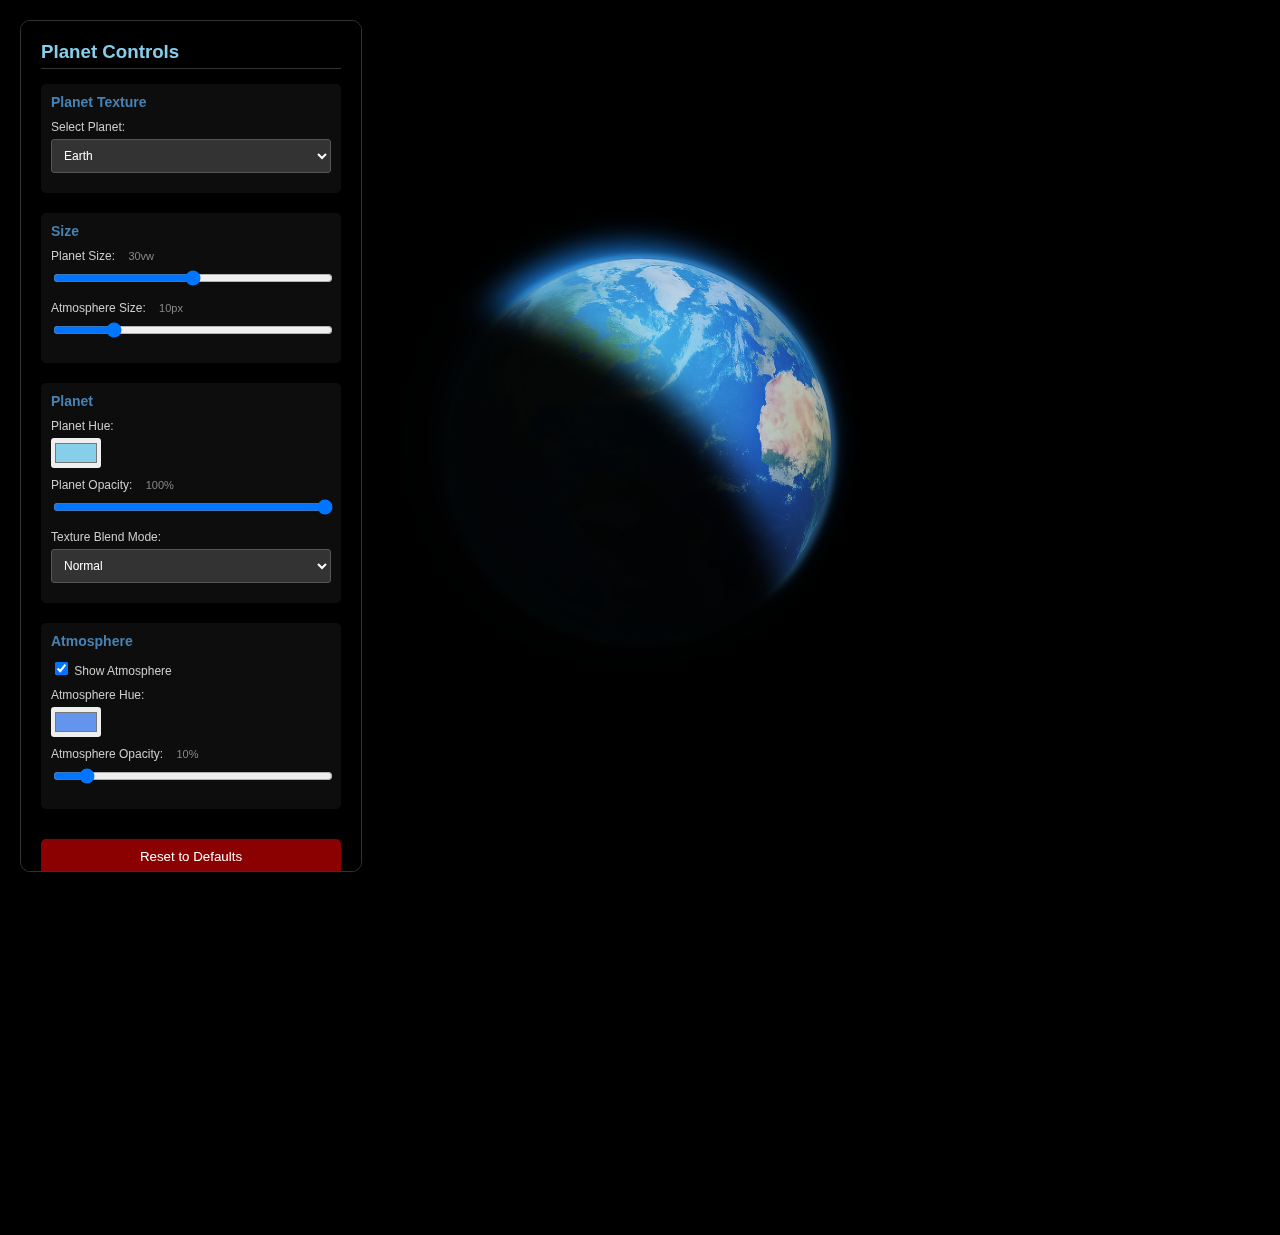
<file: css-atmosphere-2/index.html>
<html>
    <head>
        <title>CSS Atmosphere 2 - Simplified Controls</title>
        <link rel="stylesheet" href="atmosphere.css">
        <style>
            .control-panel {
                position: fixed;
                top: 20px;
                left: 20px;
                background: rgba(0, 0, 0, 0.9);
                padding: 20px;
                border-radius: 10px;
                color: white;
                font-family: Arial, sans-serif;
                z-index: 1000;
                max-height: 90vh;
                overflow-y: auto;
                width: 300px;
                border: 1px solid #333;
            }
            
            .control-panel h3 {
                margin: 0 0 15px 0;
                color: #87CEEB;
                border-bottom: 1px solid #333;
                padding-bottom: 5px;
            }
            
            .control-group {
                margin-bottom: 20px;
                padding: 10px;
                background: rgba(255, 255, 255, 0.05);
                border-radius: 5px;
            }
            
            .control-group h4 {
                margin: 0 0 10px 0;
                color: #4682B4;
                font-size: 14px;
            }
            
            .slider-container {
                margin-bottom: 10px;
            }
            
            .slider-container label {
                display: block;
                margin-bottom: 5px;
                font-size: 12px;
                color: #ccc;
            }
            
            .slider-container input[type="range"] {
                width: 100%;
                margin-bottom: 5px;
            }
            
            .slider-container input[type="color"] {
                width: 50px;
                height: 30px;
                border: none;
                border-radius: 3px;
                cursor: pointer;
            }
            
            .value-display {
                font-size: 11px;
                color: #888;
                margin-left: 10px;
            }
            
            .dropdown-container {
                margin-bottom: 10px;
            }
            
            .dropdown-container label {
                display: block;
                margin-bottom: 5px;
                font-size: 12px;
                color: #ccc;
            }
            
            .dropdown-container select {
                width: 100%;
                padding: 8px;
                background: #333;
                color: white;
                border: 1px solid #555;
                border-radius: 3px;
                font-size: 12px;
            }
            
            .reset-button {
                width: 100%;
                padding: 10px;
                background: #8B0000;
                color: white;
                border: none;
                border-radius: 5px;
                cursor: pointer;
                margin-top: 10px;
            }
            
            .reset-button:hover {
                background: #A52A2A;
            }
        </style>
    </head>
    <body>
        <div class="control-panel">
            <h3>Planet Controls</h3>
            
            <!-- Planet Texture Selection -->
            <div class="control-group">
                <h4>Planet Texture</h4>
                <div class="dropdown-container">
                    <label>Select Planet:</label>
                    <select id="planetTexture" onchange="changePlanetTexture()">
                        <option value="earth">Earth</option>
                        <option value="mars">Mars</option>
                        <option value="venus">Venus</option>
                        <option value="jupiter">Jupiter</option>
                    </select>
                </div>
            </div>
            
            <!-- Size Controls -->
            <div class="control-group">
                <h4>Size</h4>
                <div class="slider-container">
                    <label>Planet Size: <span class="value-display" id="planetSizeValue">30vw</span></label>
                    <input type="range" id="planetSize" min="10" max="50" value="30" step="1">
                </div>
                <div class="slider-container">
                    <label>Atmosphere Size: <span class="value-display" id="atmosphereDeltaValue">10px</span></label>
                    <input type="range" id="atmosphereDelta" min="5" max="30" value="10" step="1">
                </div>
            </div>
            
            <!-- Planet Controls -->
            <div class="control-group">
                <h4>Planet</h4>
                <div class="slider-container">
                    <label>Planet Hue:</label>
                    <input type="color" id="planetHue" value="#87CEEB">
                </div>
                <div class="slider-container">
                    <label>Planet Opacity: <span class="value-display" id="planetOpacityValue">100%</span></label>
                    <input type="range" id="planetOpacity" min="0" max="100" value="100" step="5">
                </div>
                <div class="dropdown-container">
                    <label>Texture Blend Mode:</label>
                    <select id="textureBlendMode" onchange="updateTextureBlendMode()">
                        <option value="normal">Normal</option>
                        <option value="multiply">Multiply</option>
                        <option value="screen">Screen</option>
                        <option value="overlay">Overlay</option>
                        <option value="soft-light">Soft Light</option>
                        <option value="hard-light">Hard Light</option>
                        <option value="color-dodge">Color Dodge</option>
                        <option value="color-burn">Color Burn</option>
                        <option value="darken">Darken</option>
                        <option value="lighten">Lighten</option>
                        <option value="difference">Difference</option>
                        <option value="exclusion">Exclusion</option>
                        <option value="hue">Hue</option>
                        <option value="saturation">Saturation</option>
                        <option value="color">Color</option>
                        <option value="luminosity">Luminosity</option>
                    </select>
                </div>
            </div>
            
            <!-- Atmosphere Controls -->
            <div class="control-group">
                <h4>Atmosphere</h4>
                <div class="slider-container">
                    <label>
                        <input type="checkbox" id="atmosphereToggle" checked> Show Atmosphere
                    </label>
                </div>
                <div class="slider-container">
                    <label>Atmosphere Hue:</label>
                    <input type="color" id="atmosphereHue" value="#6495ED">
                </div>
                <div class="slider-container">
                    <label>Atmosphere Opacity: <span class="value-display" id="atmosphereOpacityValue">15%</span></label>
                    <input type="range" id="atmosphereOpacity" min="0" max="100" value="15" step="5">
                </div>
            </div>
            
            <button class="reset-button" onclick="resetToDefaults()">Reset to Defaults</button>
        </div>
        
        <div class="planet-container" id="planetContainer">
            <div class="planet-shadow"></div>
            <div class="planet"></div>
            <div class="atmosphere"></div>
        </div>
        
        <script>
            // Planet texture configurations
            const planetTextures = {
                earth: {
                    texture: './earth.png',
                    defaultHue: '#87CEEB',
                    atmosphereHue: '#6495ED',
                    defaultOpacity: 8,
                    defaultAtmosphereSize: 10
                },
                mars: {
                    texture: './mars.png',
                    defaultHue: '#FFD9A8', // Changed from #CD5C5C to orange
                    atmosphereHue: '#FF8C00', // Changed from #FF4500 to orange
                    defaultOpacity: 6,
                    defaultAtmosphereSize: 0
                },
                venus: {
                    texture: './venus.png',
                    defaultHue: '#F4A460',
                    atmosphereHue: '#FFD700',
                    defaultOpacity: 12,
                    defaultAtmosphereSize: 15
                },
                jupiter: {
                    texture: './jupiter.png',
                    defaultHue: '#DEB887',
                    atmosphereHue: '#FFD700',
                    defaultOpacity: 10,
                    defaultAtmosphereSize: 20
                }
            };
            
            // Initialize controls
            function initializeControls() {
                // Size controls
                document.getElementById('planetSize').addEventListener('input', updatePlanetSize);
                document.getElementById('atmosphereDelta').addEventListener('input', updateAtmosphereDelta);
                
                // Planet controls
                document.getElementById('planetHue').addEventListener('input', updatePlanetHue);
                document.getElementById('planetOpacity').addEventListener('input', updatePlanetOpacity);
                document.getElementById('textureBlendMode').addEventListener('change', updateTextureBlendMode);
                
                // Atmosphere controls
                document.getElementById('atmosphereToggle').addEventListener('change', toggleAtmosphere);
                document.getElementById('atmosphereHue').addEventListener('input', updateAtmosphereHue);
                document.getElementById('atmosphereOpacity').addEventListener('input', updateAtmosphereOpacity);
            }
            
            function updatePlanetSize() {
                const size = document.getElementById('planetSize').value;
                document.getElementById('planetSizeValue').textContent = size + 'vw';
                document.documentElement.style.setProperty('--planet-size', size + 'vw');
                updateAtmosphereSize();
            }
            
            function updateAtmosphereDelta() {
                const delta = document.getElementById('atmosphereDelta').value;
                document.getElementById('atmosphereDeltaValue').textContent = delta + 'px';
                document.documentElement.style.setProperty('--atmosphere-delta', delta + 'px');
                updateAtmosphereSize();
            }
            
            function updateAtmosphereSize() {
                const size = document.getElementById('planetSize').value;
                const delta = document.getElementById('atmosphereDelta').value;
                document.documentElement.style.setProperty('--atmosphere-size', `calc(${size}vw + ${delta}px)`);
            }
            
            function updatePlanetHue() {
                const hue = document.getElementById('planetHue').value;
                // Update planet colors based on the selected hue
                const colors = generateColorPalette(hue);
                document.documentElement.style.setProperty('--planet-primary', colors.primary);
                document.documentElement.style.setProperty('--planet-secondary', colors.secondary);
                document.documentElement.style.setProperty('--planet-tertiary', colors.tertiary);
                document.documentElement.style.setProperty('--planet-dark', colors.dark);
                document.documentElement.style.setProperty('--planet-deep', colors.deep);
                
                // Update lighting effects to match planet hue
                updateLightingEffects(hue, 'planet');
            }
            
            function updatePlanetOpacity() {
                const opacity = document.getElementById('planetOpacity').value;
                document.getElementById('planetOpacityValue').textContent = opacity + '%';
                document.documentElement.style.setProperty('--texture-opacity', opacity / 100);
            }
            
            function updateTextureBlendMode() {
                const blendMode = document.getElementById('textureBlendMode').value;
                document.documentElement.style.setProperty('--texture-blend-mode', blendMode);
            }
            
            function updateAtmosphereHue() {
                const hue = document.getElementById('atmosphereHue').value;
                const opacity = document.getElementById('atmosphereOpacity').value / 100;
                
                // Convert hex to rgba for atmosphere colors
                const rgba = hexToRgba(hue, opacity);
                document.documentElement.style.setProperty('--atmosphere-outer', rgba);
                document.documentElement.style.setProperty('--atmosphere-mid', rgba);
                document.documentElement.style.setProperty('--atmosphere-inner', rgba);
                document.documentElement.style.setProperty('--atmosphere-horizon', rgba);
                document.documentElement.style.setProperty('--atmosphere-highlight', rgba);
                
                // Update lighting effects to match atmosphere hue
                updateLightingEffects(hue, 'atmosphere');
            }
            
            function updateAtmosphereOpacity() {
                const opacity = document.getElementById('atmosphereOpacity').value;
                document.getElementById('atmosphereOpacityValue').textContent = opacity + '%';
                updateAtmosphereHue(); // Recalculate with new opacity
            }
            
            function toggleAtmosphere() {
                const isVisible = document.getElementById('atmosphereToggle').checked;
                const atmosphere = document.querySelector('.atmosphere');
                
                if (isVisible) {
                    atmosphere.style.display = 'block';
                    updateAtmosphereHue(); // Restore atmosphere appearance
                } else {
                    atmosphere.style.display = 'none';
                }
            }
            
            function changePlanetTexture() {
                const selectedPlanet = document.getElementById('planetTexture').value;
                const config = planetTextures[selectedPlanet];
                
                if (config) {
                    // Update texture
                    document.documentElement.style.setProperty('--planet-texture', `url('${config.texture}')`);
                    
                    // Update default colors, opacity, and atmosphere size
                    document.getElementById('planetHue').value = config.defaultHue;
                    document.getElementById('atmosphereHue').value = config.atmosphereHue;
                    document.getElementById('atmosphereOpacity').value = config.defaultOpacity;
                    document.getElementById('atmosphereDelta').value = config.defaultAtmosphereSize;
                    
                    // Update the planet and atmosphere
                    updatePlanetHue();
                    updateAtmosphereHue();
                    updateAtmosphereOpacity();
                    updateAtmosphereDelta();
                }
            }
            
            function generateColorPalette(baseHue) {
                // Simple color palette generation based on base hue
                const colors = {
                    primary: baseHue,
                    secondary: adjustBrightness(baseHue, -20),
                    tertiary: adjustBrightness(baseHue, -40),
                    dark: adjustBrightness(baseHue, -60),
                    deep: adjustBrightness(baseHue, -80)
                };
                return colors;
            }
            
            function adjustBrightness(hex, percent) {
                const num = parseInt(hex.replace("#", ""), 16);
                const amt = Math.round(2.55 * percent);
                const R = (num >> 16) + amt;
                const G = (num >> 8 & 0x00FF) + amt;
                const B = (num & 0x0000FF) + amt;
                return "#" + (0x1000000 + (R < 255 ? R < 1 ? 0 : R : 255) * 0x10000 +
                    (G < 255 ? G < 1 ? 0 : G : 255) * 0x100 +
                    (B < 255 ? B < 1 ? 0 : B : 255)).toString(16).slice(1);
            }
            
            function hexToRgba(hex, alpha) {
                const r = parseInt(hex.slice(1, 3), 16);
                const g = parseInt(hex.slice(3, 5), 16);
                const b = parseInt(hex.slice(5, 7), 16);
                return `rgba(${r}, ${g}, ${b}, ${alpha})`;
            }
            
            function updateLightingEffects(hue, source) {
                const planetHue = document.getElementById('planetHue').value;
                const atmosphereHue = document.getElementById('atmosphereHue').value;
                
                // Determine which hue to use for lighting effects
                let lightingHue = source === 'planet' ? planetHue : atmosphereHue;
                
                // Generate lighting colors based on the selected hue
                const lightingColors = generateLightingPalette(lightingHue);
                
                // Update shadow, highlight, and glow colors
                document.documentElement.style.setProperty('--shadow-color', lightingColors.shadow);
                document.documentElement.style.setProperty('--highlight-color', lightingColors.highlight);
                document.documentElement.style.setProperty('--glow-color', lightingColors.glow);
                
                // Update cloud and surface colors to complement the lighting
                document.documentElement.style.setProperty('--cloud-light', lightingColors.cloudLight);
                document.documentElement.style.setProperty('--cloud-medium', lightingColors.cloudMedium);
                document.documentElement.style.setProperty('--surface-band', lightingColors.surfaceBand);
            }
            
            function generateLightingPalette(hue) {
                // Convert hex to RGB for calculations
                const rgb = hexToRgb(hue);
                
                // Create shadow (darker version of the hue)
                const shadowRgb = darkenColor(rgb, 0.7);
                const shadow = `rgba(${shadowRgb.r}, ${shadowRgb.g}, ${shadowRgb.b}, 0.4)`;
                
                // Create highlight (lighter version of the hue)
                const highlightRgb = lightenColor(rgb, 0.3);
                const highlight = `rgba(${highlightRgb.r}, ${highlightRgb.g}, ${highlightRgb.b}, 0.2)`;
                
                // Create glow (bright version with high opacity)
                const glowRgb = lightenColor(rgb, 0.5);
                const glow = `rgba(${glowRgb.r}, ${glowRgb.g}, ${glowRgb.b}, 0.929)`;
                
                // Create cloud colors (white with slight tint)
                const cloudLight = `rgba(255, 255, 255, 0.1)`;
                const cloudMedium = `rgba(${Math.min(255, rgb.r + 50)}, ${Math.min(255, rgb.g + 50)}, ${Math.min(255, rgb.b + 50)}, 0.15)`;
                
                // Create surface band (darker version)
                const surfaceRgb = darkenColor(rgb, 0.8);
                const surfaceBand = `rgba(${surfaceRgb.r}, ${surfaceRgb.g}, ${surfaceRgb.b}, 0.3)`;
                
                return {
                    shadow,
                    highlight,
                    glow,
                    cloudLight,
                    cloudMedium,
                    surfaceBand
                };
            }
            
            function hexToRgb(hex) {
                const result = /^#?([a-f\d]{2})([a-f\d]{2})([a-f\d]{2})$/i.exec(hex);
                return result ? {
                    r: parseInt(result[1], 16),
                    g: parseInt(result[2], 16),
                    b: parseInt(result[3], 16)
                } : {r: 0, g: 0, b: 0};
            }
            
            function darkenColor(rgb, factor) {
                return {
                    r: Math.round(rgb.r * factor),
                    g: Math.round(rgb.g * factor),
                    b: Math.round(rgb.b * factor)
                };
            }
            
            function lightenColor(rgb, factor) {
                return {
                    r: Math.min(255, Math.round(rgb.r + (255 - rgb.r) * factor)),
                    g: Math.min(255, Math.round(rgb.g + (255 - rgb.g) * factor)),
                    b: Math.min(255, Math.round(rgb.b + (255 - rgb.b) * factor))
                };
            }
            
            function resetToDefaults() {
                // Reset to Earth defaults
                document.getElementById('planetTexture').value = 'earth';
                document.getElementById('planetSize').value = 30;
                document.getElementById('atmosphereDelta').value = 10;
                document.getElementById('planetHue').value = '#87CEEB';
                document.getElementById('planetOpacity').value = 100;
                document.getElementById('textureBlendMode').value = 'normal';
                document.getElementById('atmosphereHue').value = '#6495ED';
                document.getElementById('atmosphereOpacity').value = 8; // Reduced from 15
                document.getElementById('atmosphereToggle').checked = true;
                
                // Update all values
                updatePlanetSize();
                updateAtmosphereDelta();
                updatePlanetHue();
                updatePlanetOpacity();
                updateTextureBlendMode();
                updateAtmosphereHue();
                updateAtmosphereOpacity();
                toggleAtmosphere();
                changePlanetTexture();
            }
            
            // Initialize when page loads
            window.addEventListener('load', () => {
                initializeControls();
                resetToDefaults();
            });
        </script>
    </body>
</html>
</file>
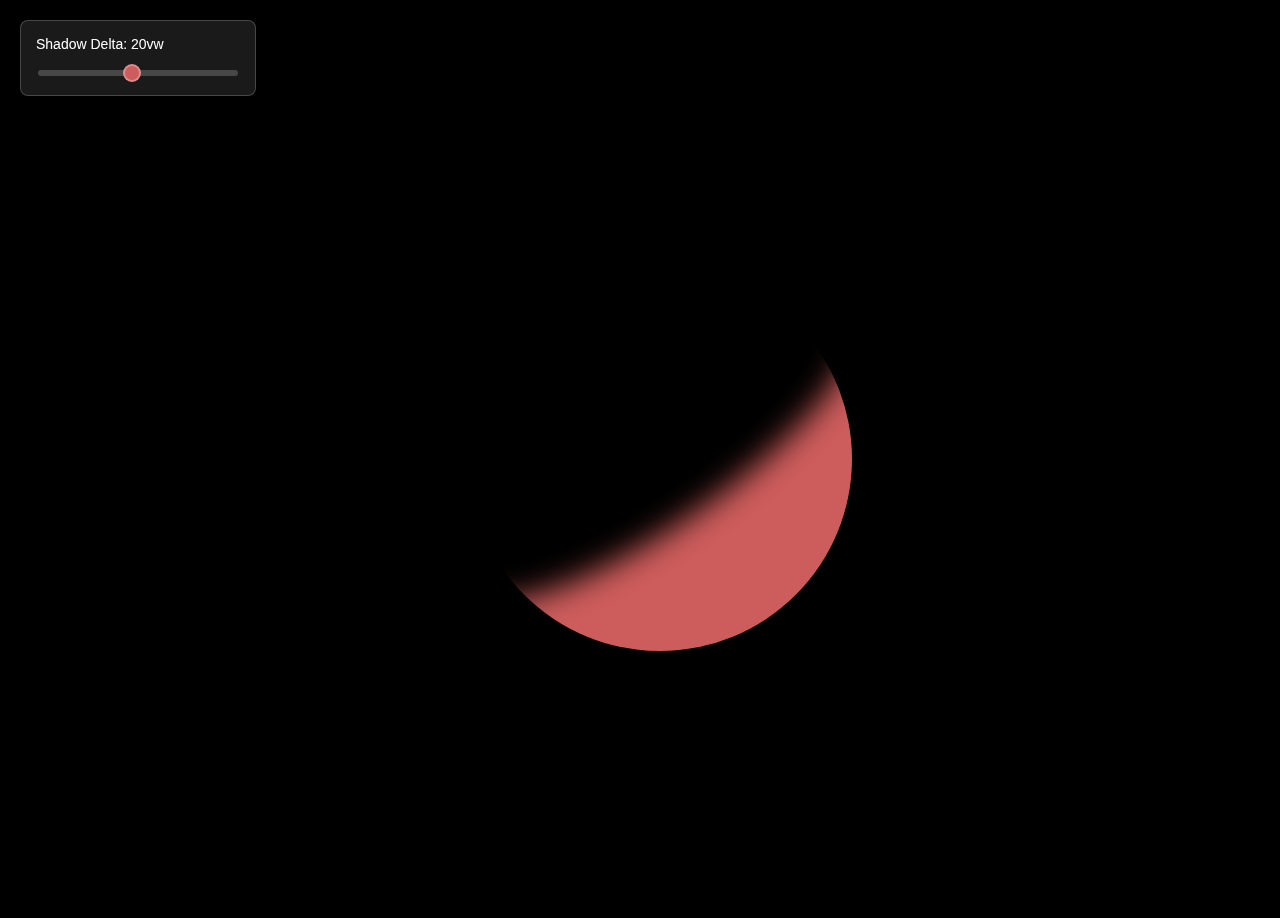
<file: css-atmosphere-3/index.html>
<!DOCTYPE html>
<html lang="en">
    <head>
        <meta charset="UTF-8">
        <meta name="viewport" content="width=device-width, initial-scale=1.0">
        <title>CSS Atmosphere 3</title>
        <link rel="stylesheet" href="style.css">
    </head>
    <body>
        <div class="controls">
            <label for="shadow-delta-slider">Shadow Delta: <span id="shadow-delta-value">20</span>vw</label>
            <input type="range" id="shadow-delta-slider" min="-2" max="30" value="20" step="1">
        </div>
        <div class="planet"></div>
        <div class="shadow-container">
            <div class="planet-shadow"></div>
            <div class="planet-shadow-mask"></div>

            <div class="planet-antishadow hidden"></div>
            <div class="planet-antishadow-mask hidden"></div>
        </div>
        
        <script>
            const slider = document.getElementById('shadow-delta-slider');
            const valueDisplay = document.getElementById('shadow-delta-value');
            
            // Get shadow and antishadow elements
            const shadowElements = document.querySelectorAll('.planet-shadow, .planet-shadow-mask');
            const antishadowElements = document.querySelectorAll('.planet-antishadow, .planet-antishadow-mask');
            
            // Get the planet size from CSS and set it as the max value
            function initializeSlider() {
                const planetSize = parseFloat(getComputedStyle(document.documentElement)
                    .getPropertyValue('--planet-size'));
                slider.max = planetSize * 1.5;
                
                // Set a reasonable default value (2/3 of planet size)
                const defaultValue = Math.round(planetSize * 0.67);
                slider.value = defaultValue;
                updateShadowDelta();
            }
            
            function updateShadowDelta() {
                const value = slider.value;
                const planetSize = parseFloat(getComputedStyle(document.documentElement)
                    .getPropertyValue('--planet-size'));
                
                document.documentElement.style.setProperty('--shadow-delta', value + 'vw');
                valueDisplay.textContent = value;
                
                // Switch between shadow and antishadow based on slider value
                // Use planet-size/2 as the threshold - below shows shadow, above shows antishadow
                const threshold = planetSize / 2;
                
                if (value <= threshold) {
                    // Show shadow, hide antishadow
                    shadowElements.forEach(el => el.classList.add('hidden'));
                    antishadowElements.forEach(el => el.classList.remove('hidden'));
                } else {
                    // Hide shadow, show antishadow
                    shadowElements.forEach(el => el.classList.remove('hidden'));
                    antishadowElements.forEach(el => el.classList.add('hidden'));
                }
            }
            
            slider.addEventListener('input', updateShadowDelta);
            initializeSlider(); // Initialize on load
        </script>
    </body>
</html>
</file>
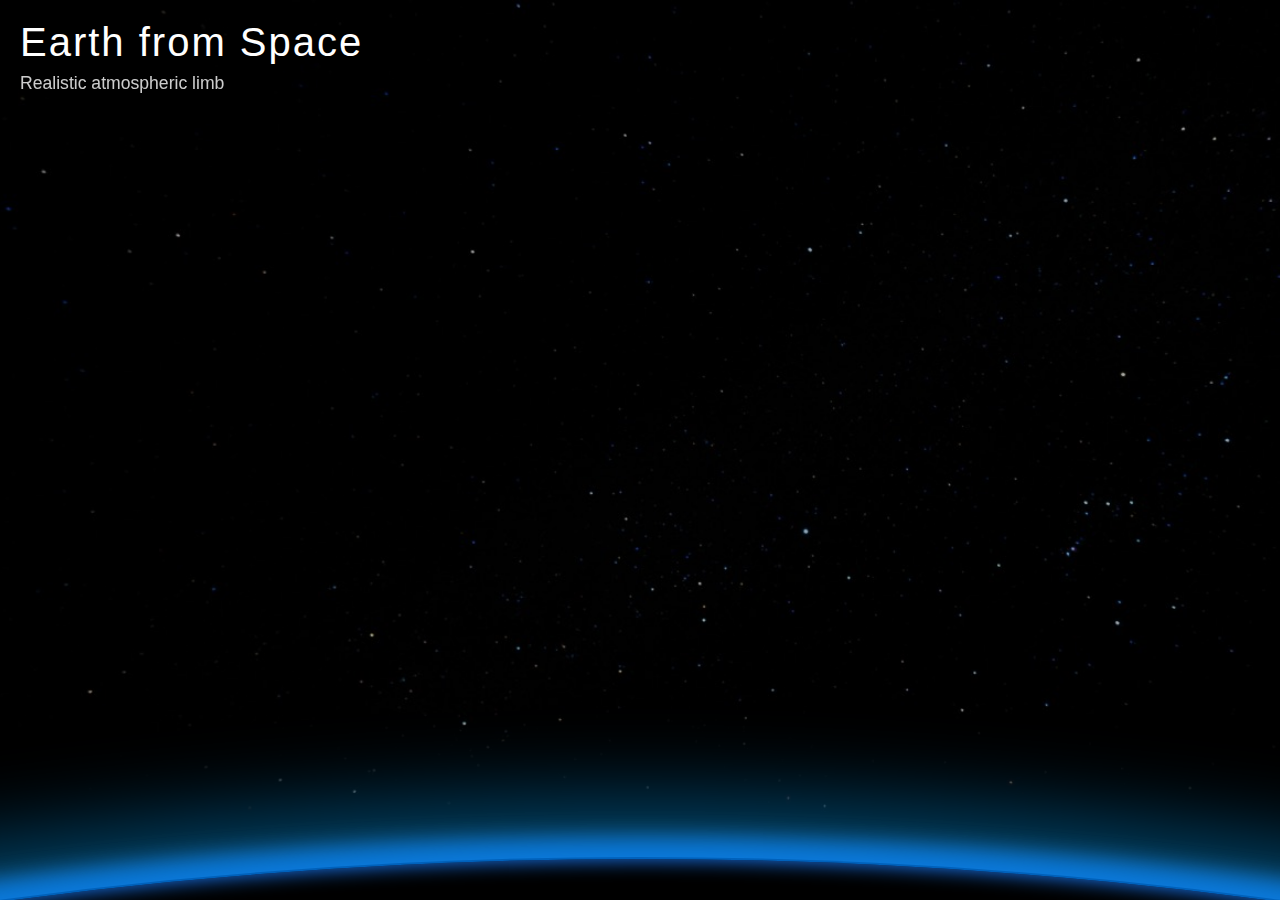
<file: css-atmosphere/index.html>
<!DOCTYPE html>
<html lang="en">
<head>
    <meta charset="UTF-8">
    <meta name="viewport" content="width=device-width, initial-scale=1.0">
    <title>CSS Atmosphere</title>
    <link rel="stylesheet" href="style.css">
</head>
<body>
    <div class="atmosphere-container">
        <div class="planet-glow"></div>
        <div class="planet"></div>
        <div class="atmosphere-content">
            <h1>Earth from Space</h1>
            <p>Realistic atmospheric limb</p>
        </div>
    </div>
</body>
</html>
</file>
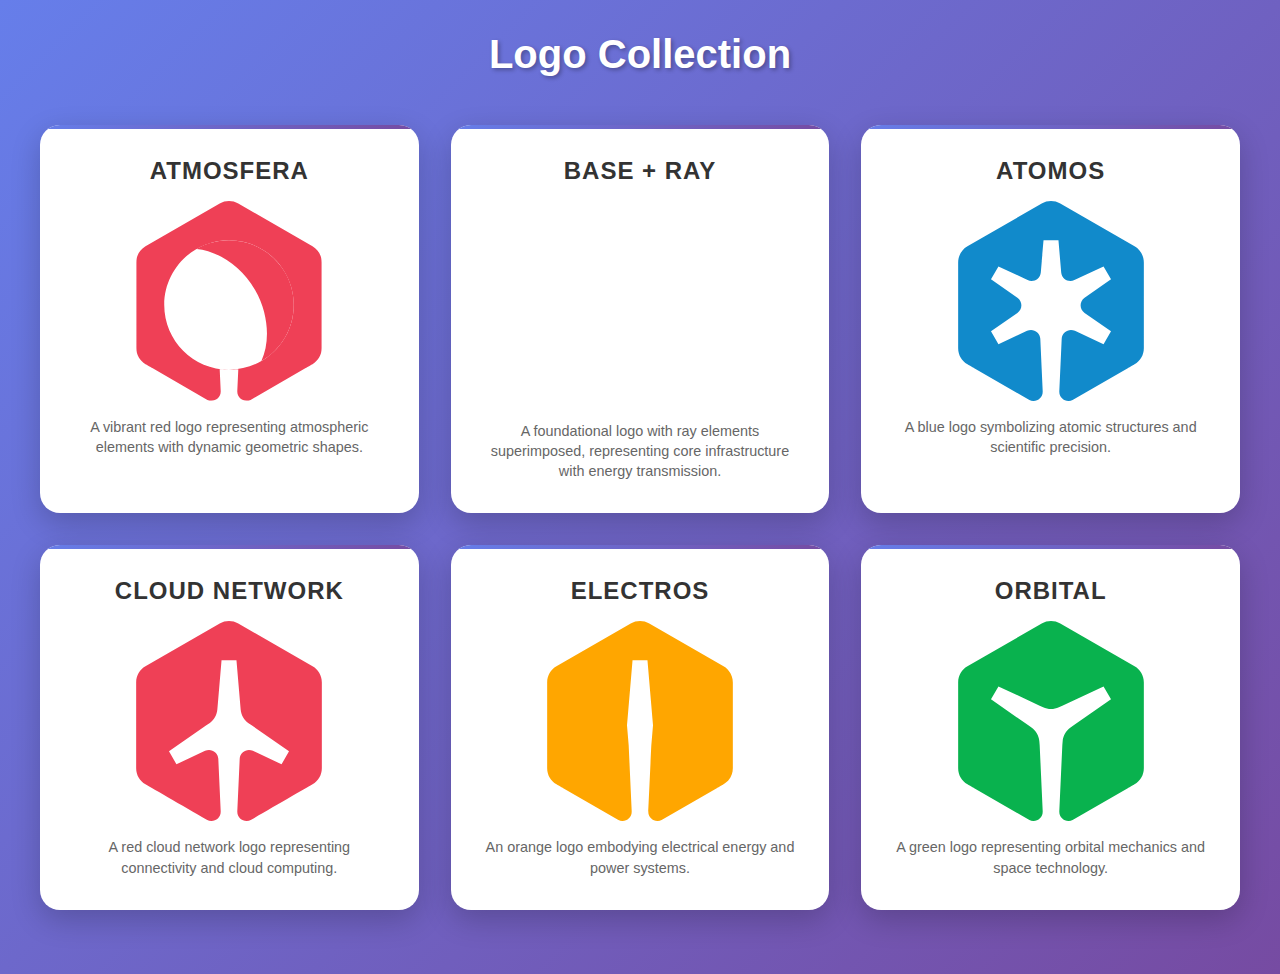
<file: logos-test/index.html>
<!DOCTYPE html>
<html lang="en">
<head>
    <meta charset="UTF-8">
    <meta name="viewport" content="width=device-width, initial-scale=1.0">
    <title>Logo Collection</title>
    <link rel="stylesheet" href="style.css">
</head>
<body>
    <div class="container">
        <h1>Logo Collection</h1>
        
        <div class="logo-grid">
            <div class="logo-card">
                <div class="logo-name">Atmosfera</div>
                <img src="Atmosfera.svg" alt="Atmosfera Logo" class="logo-svg">
                <div class="logo-description">
                    A vibrant red logo representing atmospheric elements with dynamic geometric shapes.
                </div>
            </div>

            <div class="logo-card">
                <div class="logo-name">Base + Ray</div>
                <div class="logo-container">
                    <!-- <img src="Base.svg" alt="Base Logo" class="logo-svg base-logo">
                    <img src="Ray2.svg" alt="Ray Logo" class="logo-svg ray-logo ray-1">
                    <img src="Ray2.svg" alt="Ray Logo" class="logo-svg ray-logo ray-2">
                    <img src="Ray2.svg" alt="Ray Logo" class="logo-svg ray-logo ray-3">
                    <img src="Ray2.svg" alt="Ray Logo" class="logo-svg ray-logo ray-4">
                    <img src="Ray2.svg" alt="Ray Logo" class="logo-svg ray-logo ray-5">
                    <img src="Ray2.svg" alt="Ray Logo" class="logo-svg ray-logo ray-6">
                    <img src="Ray2.svg" alt="Ray Logo" class="logo-svg ray-logo ray-7">
                    <img src="Ray2.svg" alt="Ray Logo" class="logo-svg ray-logo ray-8">
                    <img src="Ray2.svg" alt="Ray Logo" class="logo-svg ray-logo ray-9"> -->
                </div>
                <div class="logo-description">
                    A foundational logo with ray elements superimposed, representing core infrastructure with energy transmission.
                </div>
            </div>

            <div class="logo-card">
                <div class="logo-name">Atomos</div>
                <img src="Atomos.svg" alt="Atomos Logo" class="logo-svg">
                <div class="logo-description">
                    A blue logo symbolizing atomic structures and scientific precision.
                </div>
            </div>

            <div class="logo-card">
                <div class="logo-name">Cloud Network</div>
                <img src="Cloud Network.svg" alt="Cloud Network Logo" class="logo-svg">
                <div class="logo-description">
                    A red cloud network logo representing connectivity and cloud computing.
                </div>
            </div>

            <div class="logo-card">
                <div class="logo-name">Electros</div>
                <img src="Electros.svg" alt="Electros Logo" class="logo-svg">
                <div class="logo-description">
                    An orange logo embodying electrical energy and power systems.
                </div>
            </div>

            <div class="logo-card">
                <div class="logo-name">Orbital</div>
                <img src="Orbital.svg" alt="Orbital Logo" class="logo-svg">
                <div class="logo-description">
                    A green logo representing orbital mechanics and space technology.
                </div>
            </div>
        </div>
    </div>
</body>
</html>
</file>
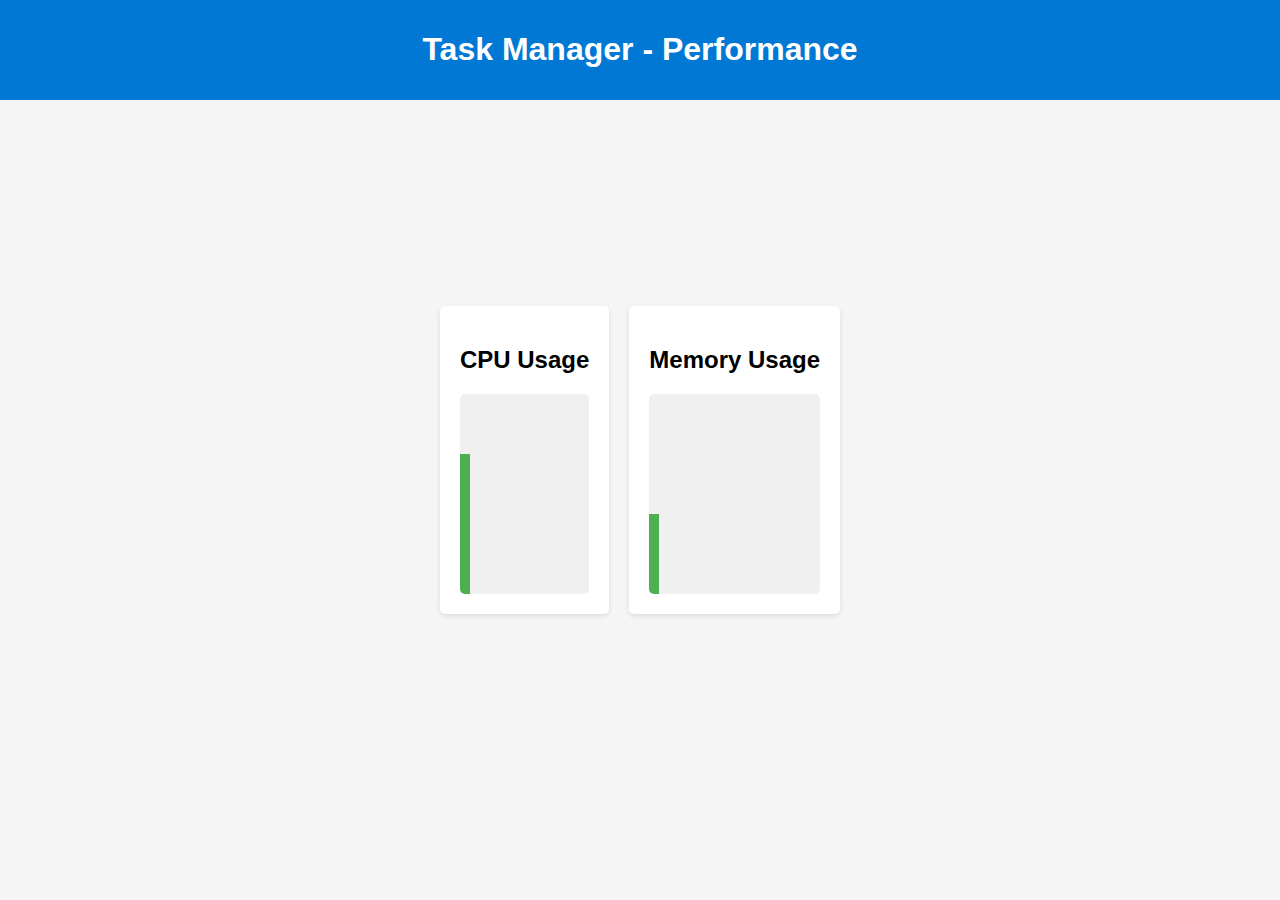
<file: task-manager/index.html>
<!DOCTYPE html>
<html lang="en">
<head>
    <meta charset="UTF-8">
    <meta name="viewport" content="width=device-width, initial-scale=1.0">
    <title>Task Manager - Performance</title>
    <style>
        body {
            font-family: Arial, sans-serif;
            margin: 0;
            padding: 0;
            background-color: #f5f5f5;
        }

        header {
            background-color: #0078d4;
            color: white;
            padding: 10px;
            text-align: center;
        }

        main {
            display: flex;
            justify-content: center;
            align-items: center;
            height: 80vh;
        }

        .performance-container {
            display: flex;
            gap: 20px;
        }

        .graph-container {
            flex-grow: 1;
            background-color: white;
            padding: 20px;
            box-shadow: 0 2px 5px rgba(0, 0, 0, 0.1);
            border-radius: 5px;
        }

        .graph {
            width: 100%;
            height: 200px;
            background-color: #f0f0f0;
            border-radius: 5px;
            overflow: hidden;
            position: relative;
        }

        .graph-bar {
            position: absolute;
            bottom: 0;
            width: 10px;
            background-color: #4caf50;
        }
    </style>
</head>
<body>

    <header>
        <h1>Task Manager - Performance</h1>
    </header>

    <main>
        <div class="performance-container">

            <!-- CPU Usage Graph -->
            <div class="graph-container">
                <h2>CPU Usage</h2>
                <div class="graph" id="cpuGraph">
                    <div class="graph-bar" style="height: 70%;"></div>
                </div>
            </div>

            <!-- Memory Usage Graph -->
            <div class="graph-container">
                <h2>Memory Usage</h2>
                <div class="graph" id="memoryGraph">
                    <div class="graph-bar" style="height: 40%;"></div>
                </div>
            </div>

            <!-- Add more graphs as needed -->

        </div>
    </main>

</body>
</html>
</file>
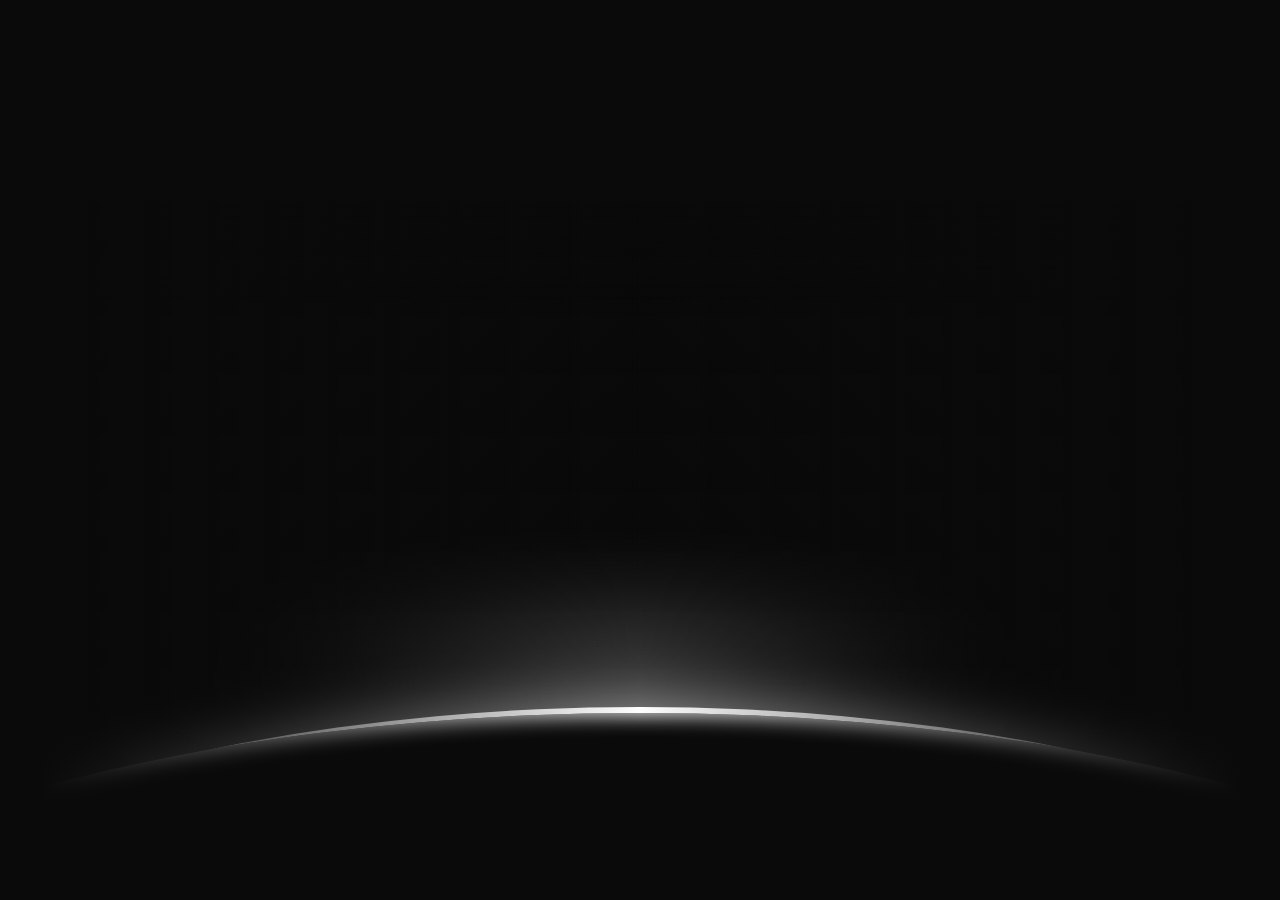
<file: css-atmosphere-4/Waitlister - Premium Waitlist Framer Template.html>
<!doctype html>
<!-- ✨ Built with Framer • https://www.framer.com/ -->
<html>
<head>
    <meta charset="utf-8">
    
    
    <script>try{if(localStorage.get("__framer_force_showing_editorbar_since")){const n=document.createElement("link");n.rel = "modulepreload";n.href="https://framer.com/edit/init.mjs";document.head.appendChild(n)}}catch(e){}</script>
    <!-- Start of headStart -->
    
    <!-- End of headStart -->
    <meta name="viewport" content="width=device-width">
    <meta name="generator" content="Framer 9840458">
    <title>Waitlister - Premium Waitlist Framer Template</title>
    <meta name="description" content="Introducing Waitlister - the premium framer template to help you launch your very own waitlist, grow your mailing list all while building the hype for launch day.">
    <meta name="framer-search-index" content="https://framerusercontent.com/sites/UT7Ps9RQbCtAJjpDGjqeP/searchIndex-Vv1XAcTSCJqD.json">
    <link href="https://framerusercontent.com/images/MMcpZBO6Jsad3ot5SpG62atmaAo.png" rel="icon" media="(prefers-color-scheme: light)">
    <link href="https://framerusercontent.com/images/MMcpZBO6Jsad3ot5SpG62atmaAo.png" rel="icon" media="(prefers-color-scheme: dark)">
    <!-- Open Graph / Facebook -->
    <meta property="og:type" content="website">
    <meta property="og:title" content="Waitlister - Premium Waitlist Framer Template">
    <meta property="og:description" content="Introducing Waitlister - the premium framer template to help you launch your very own waitlist, grow your mailing list all while building the hype for launch day.">
    <meta property="og:image" content="https://framerusercontent.com/images/KwUUFbl7YGkSYaDwZ2xDfo.png">
    <!-- Twitter -->
    <meta name="twitter:card" content="summary_large_image">
    <meta name="twitter:title" content="Waitlister - Premium Waitlist Framer Template">
    <meta name="twitter:description" content="Introducing Waitlister - the premium framer template to help you launch your very own waitlist, grow your mailing list all while building the hype for launch day.">
    <meta name="twitter:image" content="https://framerusercontent.com/images/KwUUFbl7YGkSYaDwZ2xDfo.png">
    
    <style data-framer-font-css>/* cyrillic-ext */
@font-face {
  font-family: 'Inter';
  font-style: normal;
  font-weight: 300;
  font-display: swap;
  src: url(https://fonts.gstatic.com/s/inter/v20/UcC73FwrK3iLTeHuS_nVMrMxCp50SjIa2JL7SUc.woff2) format('woff2');
  unicode-range: U+0460-052F, U+1C80-1C8A, U+20B4, U+2DE0-2DFF, U+A640-A69F, U+FE2E-FE2F;
}
/* cyrillic */
@font-face {
  font-family: 'Inter';
  font-style: normal;
  font-weight: 300;
  font-display: swap;
  src: url(https://fonts.gstatic.com/s/inter/v20/UcC73FwrK3iLTeHuS_nVMrMxCp50SjIa0ZL7SUc.woff2) format('woff2');
  unicode-range: U+0301, U+0400-045F, U+0490-0491, U+04B0-04B1, U+2116;
}
/* greek-ext */
@font-face {
  font-family: 'Inter';
  font-style: normal;
  font-weight: 300;
  font-display: swap;
  src: url(https://fonts.gstatic.com/s/inter/v20/UcC73FwrK3iLTeHuS_nVMrMxCp50SjIa2ZL7SUc.woff2) format('woff2');
  unicode-range: U+1F00-1FFF;
}
/* greek */
@font-face {
  font-family: 'Inter';
  font-style: normal;
  font-weight: 300;
  font-display: swap;
  src: url(https://fonts.gstatic.com/s/inter/v20/UcC73FwrK3iLTeHuS_nVMrMxCp50SjIa1pL7SUc.woff2) format('woff2');
  unicode-range: U+0370-0377, U+037A-037F, U+0384-038A, U+038C, U+038E-03A1, U+03A3-03FF;
}
/* vietnamese */
@font-face {
  font-family: 'Inter';
  font-style: normal;
  font-weight: 300;
  font-display: swap;
  src: url(https://fonts.gstatic.com/s/inter/v20/UcC73FwrK3iLTeHuS_nVMrMxCp50SjIa2pL7SUc.woff2) format('woff2');
  unicode-range: U+0102-0103, U+0110-0111, U+0128-0129, U+0168-0169, U+01A0-01A1, U+01AF-01B0, U+0300-0301, U+0303-0304, U+0308-0309, U+0323, U+0329, U+1EA0-1EF9, U+20AB;
}
/* latin-ext */
@font-face {
  font-family: 'Inter';
  font-style: normal;
  font-weight: 300;
  font-display: swap;
  src: url(https://fonts.gstatic.com/s/inter/v20/UcC73FwrK3iLTeHuS_nVMrMxCp50SjIa25L7SUc.woff2) format('woff2');
  unicode-range: U+0100-02BA, U+02BD-02C5, U+02C7-02CC, U+02CE-02D7, U+02DD-02FF, U+0304, U+0308, U+0329, U+1D00-1DBF, U+1E00-1E9F, U+1EF2-1EFF, U+2020, U+20A0-20AB, U+20AD-20C0, U+2113, U+2C60-2C7F, U+A720-A7FF;
}
/* latin */
@font-face {
  font-family: 'Inter';
  font-style: normal;
  font-weight: 300;
  font-display: swap;
  src: url(https://fonts.gstatic.com/s/inter/v20/UcC73FwrK3iLTeHuS_nVMrMxCp50SjIa1ZL7.woff2) format('woff2');
  unicode-range: U+0000-00FF, U+0131, U+0152-0153, U+02BB-02BC, U+02C6, U+02DA, U+02DC, U+0304, U+0308, U+0329, U+2000-206F, U+20AC, U+2122, U+2191, U+2193, U+2212, U+2215, U+FEFF, U+FFFD;
}
/* cyrillic-ext */
@font-face {
  font-family: 'Inter';
  font-style: normal;
  font-weight: 600;
  font-display: swap;
  src: url(https://fonts.gstatic.com/s/inter/v20/UcC73FwrK3iLTeHuS_nVMrMxCp50SjIa2JL7SUc.woff2) format('woff2');
  unicode-range: U+0460-052F, U+1C80-1C8A, U+20B4, U+2DE0-2DFF, U+A640-A69F, U+FE2E-FE2F;
}
/* cyrillic */
@font-face {
  font-family: 'Inter';
  font-style: normal;
  font-weight: 600;
  font-display: swap;
  src: url(https://fonts.gstatic.com/s/inter/v20/UcC73FwrK3iLTeHuS_nVMrMxCp50SjIa0ZL7SUc.woff2) format('woff2');
  unicode-range: U+0301, U+0400-045F, U+0490-0491, U+04B0-04B1, U+2116;
}
/* greek-ext */
@font-face {
  font-family: 'Inter';
  font-style: normal;
  font-weight: 600;
  font-display: swap;
  src: url(https://fonts.gstatic.com/s/inter/v20/UcC73FwrK3iLTeHuS_nVMrMxCp50SjIa2ZL7SUc.woff2) format('woff2');
  unicode-range: U+1F00-1FFF;
}
/* greek */
@font-face {
  font-family: 'Inter';
  font-style: normal;
  font-weight: 600;
  font-display: swap;
  src: url(https://fonts.gstatic.com/s/inter/v20/UcC73FwrK3iLTeHuS_nVMrMxCp50SjIa1pL7SUc.woff2) format('woff2');
  unicode-range: U+0370-0377, U+037A-037F, U+0384-038A, U+038C, U+038E-03A1, U+03A3-03FF;
}
/* vietnamese */
@font-face {
  font-family: 'Inter';
  font-style: normal;
  font-weight: 600;
  font-display: swap;
  src: url(https://fonts.gstatic.com/s/inter/v20/UcC73FwrK3iLTeHuS_nVMrMxCp50SjIa2pL7SUc.woff2) format('woff2');
  unicode-range: U+0102-0103, U+0110-0111, U+0128-0129, U+0168-0169, U+01A0-01A1, U+01AF-01B0, U+0300-0301, U+0303-0304, U+0308-0309, U+0323, U+0329, U+1EA0-1EF9, U+20AB;
}
/* latin-ext */
@font-face {
  font-family: 'Inter';
  font-style: normal;
  font-weight: 600;
  font-display: swap;
  src: url(https://fonts.gstatic.com/s/inter/v20/UcC73FwrK3iLTeHuS_nVMrMxCp50SjIa25L7SUc.woff2) format('woff2');
  unicode-range: U+0100-02BA, U+02BD-02C5, U+02C7-02CC, U+02CE-02D7, U+02DD-02FF, U+0304, U+0308, U+0329, U+1D00-1DBF, U+1E00-1E9F, U+1EF2-1EFF, U+2020, U+20A0-20AB, U+20AD-20C0, U+2113, U+2C60-2C7F, U+A720-A7FF;
}
/* latin */
@font-face {
  font-family: 'Inter';
  font-style: normal;
  font-weight: 600;
  font-display: swap;
  src: url(https://fonts.gstatic.com/s/inter/v20/UcC73FwrK3iLTeHuS_nVMrMxCp50SjIa1ZL7.woff2) format('woff2');
  unicode-range: U+0000-00FF, U+0131, U+0152-0153, U+02BB-02BC, U+02C6, U+02DA, U+02DC, U+0304, U+0308, U+0329, U+2000-206F, U+20AC, U+2122, U+2191, U+2193, U+2212, U+2215, U+FEFF, U+FFFD;
}

@font-face { font-family: "Inter"; src: url("https://framerusercontent.com/assets/5A3Ce6C9YYmCjpQx9M4inSaKU.woff2"); font-display: swap; font-style: normal; font-weight: 500; unicode-range: U+0460-052F, U+1C80-1C88, U+20B4, U+2DE0-2DFF, U+A640-A69F, U+FE2E-FE2F }
@font-face { font-family: "Inter"; src: url("https://framerusercontent.com/assets/Qx95Xyt0Ka3SGhinnbXIGpEIyP4.woff2"); font-display: swap; font-style: normal; font-weight: 500; unicode-range: U+0301, U+0400-045F, U+0490-0491, U+04B0-04B1, U+2116 }
@font-face { font-family: "Inter"; src: url("https://framerusercontent.com/assets/6mJuEAguuIuMog10gGvH5d3cl8.woff2"); font-display: swap; font-style: normal; font-weight: 500; unicode-range: U+1F00-1FFF }
@font-face { font-family: "Inter"; src: url("https://framerusercontent.com/assets/xYYWaj7wCU5zSQH0eXvSaS19wo.woff2"); font-display: swap; font-style: normal; font-weight: 500; unicode-range: U+0370-03FF }
@font-face { font-family: "Inter"; src: url("https://framerusercontent.com/assets/otTaNuNpVK4RbdlT7zDDdKvQBA.woff2"); font-display: swap; font-style: normal; font-weight: 500; unicode-range: U+0100-024F, U+0259, U+1E00-1EFF, U+2020, U+20A0-20AB, U+20AD-20CF, U+2113, U+2C60-2C7F, U+A720-A7FF }
@font-face { font-family: "Inter"; src: url("https://framerusercontent.com/assets/d3tHnaQIAeqiE5hGcRw4mmgWYU.woff2"); font-display: swap; font-style: normal; font-weight: 500; unicode-range: U+0000-00FF, U+0131, U+0152-0153, U+02BB-02BC, U+02C6, U+02DA, U+02DC, U+2000-206F, U+2074, U+20AC, U+2122, U+2191, U+2193, U+2212, U+2215, U+FEFF, U+FFFD }
@font-face { font-family: "Inter"; src: url("https://framerusercontent.com/assets/DolVirEGb34pEXEp8t8FQBSK4.woff2"); font-display: swap; font-style: normal; font-weight: 500; unicode-range: U+0102-0103, U+0110-0111, U+0128-0129, U+0168-0169, U+01A0-01A1, U+01AF-01B0, U+1EA0-1EF9, U+20AB }
@font-face { font-family: "Inter"; src: url("https://framerusercontent.com/assets/5vvr9Vy74if2I6bQbJvbw7SY1pQ.woff2"); font-display: swap; font-style: normal; font-weight: 400; unicode-range: U+0460-052F, U+1C80-1C88, U+20B4, U+2DE0-2DFF, U+A640-A69F, U+FE2E-FE2F }
@font-face { font-family: "Inter"; src: url("https://framerusercontent.com/assets/EOr0mi4hNtlgWNn9if640EZzXCo.woff2"); font-display: swap; font-style: normal; font-weight: 400; unicode-range: U+0301, U+0400-045F, U+0490-0491, U+04B0-04B1, U+2116 }
@font-face { font-family: "Inter"; src: url("https://framerusercontent.com/assets/Y9k9QrlZAqio88Klkmbd8VoMQc.woff2"); font-display: swap; font-style: normal; font-weight: 400; unicode-range: U+1F00-1FFF }
@font-face { font-family: "Inter"; src: url("https://framerusercontent.com/assets/OYrD2tBIBPvoJXiIHnLoOXnY9M.woff2"); font-display: swap; font-style: normal; font-weight: 400; unicode-range: U+0370-03FF }
@font-face { font-family: "Inter"; src: url("https://framerusercontent.com/assets/JeYwfuaPfZHQhEG8U5gtPDZ7WQ.woff2"); font-display: swap; font-style: normal; font-weight: 400; unicode-range: U+0100-024F, U+0259, U+1E00-1EFF, U+2020, U+20A0-20AB, U+20AD-20CF, U+2113, U+2C60-2C7F, U+A720-A7FF }
@font-face { font-family: "Inter"; src: url("https://framerusercontent.com/assets/vQyevYAyHtARFwPqUzQGpnDs.woff2"); font-display: swap; font-style: normal; font-weight: 400; unicode-range: U+0000-00FF, U+0131, U+0152-0153, U+02BB-02BC, U+02C6, U+02DA, U+02DC, U+2000-206F, U+2074, U+20AC, U+2122, U+2191, U+2193, U+2212, U+2215, U+FEFF, U+FFFD }
@font-face { font-family: "Inter"; src: url("https://framerusercontent.com/assets/b6Y37FthZeALduNqHicBT6FutY.woff2"); font-display: swap; font-style: normal; font-weight: 400; unicode-range: U+0102-0103, U+0110-0111, U+0128-0129, U+0168-0169, U+01A0-01A1, U+01AF-01B0, U+1EA0-1EF9, U+20AB }
@font-face { font-family: "Inter Placeholder"; src: local("Arial"); ascent-override: 89.79%; descent-override: 22.36%; line-gap-override: 0.00%; size-adjust: 107.89% }</style>
    <link href="https://fonts.gstatic.com" rel="preconnect" crossorigin>
    <meta name="robots" content="max-image-preview:large"><link rel="canonical" href="https://safe-designs-418572.framer.app/"><meta property="og:url" content="https://safe-designs-418572.framer.app/"><style data-framer-breakpoint-css>@media(min-width: 1200px){.hidden-pmg2x0{display:none!important}}@media(min-width: 810px) and (max-width: 1199.98px){.hidden-19ifihh{display:none!important}}@media(max-width: 809.98px){.hidden-1rdjywm{display:none!important}}</style><style data-framer-css-ssr-minified data-framer-components="framer-lib-cursors-host framer-2pgxN PropertyOverrides">html,body,#main{box-sizing:border-box;margin:0;padding:0}:root{-webkit-font-smoothing:antialiased;-moz-osx-font-smoothing:grayscale}*{box-sizing:border-box;-webkit-font-smoothing:inherit}h1,h2,h3,h4,h5,h6,p,figure{margin:0}body,input,textarea,select,button{font-family:sans-serif;font-size:12px}@supports (z-index:calc(infinity)){#__framer-badge-container{--infinity:infinity}}#__framer-badge-container{pointer-events:none;width:100%;z-index:calc(var(--infinity,2147480000));justify-content:flex-end;padding:20px;display:flex;position:fixed;bottom:0}body{--framer-will-change-override:none}@supports (background:-webkit-named-image(i)) and (not (grid-template-rows:subgrid)){body{--framer-will-change-override:transform}}[data-framer-component-type]{position:absolute}[data-framer-component-type=Text]{cursor:inherit}[data-framer-component-text-autosized] *{white-space:pre}[data-framer-component-type=Text]>*{text-align:var(--framer-text-alignment,start)}[data-framer-component-type=Text] span span,[data-framer-component-type=Text] p span,[data-framer-component-type=Text] h1 span,[data-framer-component-type=Text] h2 span,[data-framer-component-type=Text] h3 span,[data-framer-component-type=Text] h4 span,[data-framer-component-type=Text] h5 span,[data-framer-component-type=Text] h6 span{display:block}[data-framer-component-type=Text] span span span,[data-framer-component-type=Text] p span span,[data-framer-component-type=Text] h1 span span,[data-framer-component-type=Text] h2 span span,[data-framer-component-type=Text] h3 span span,[data-framer-component-type=Text] h4 span span,[data-framer-component-type=Text] h5 span span,[data-framer-component-type=Text] h6 span span{display:unset}[data-framer-component-type=Text] div div span,[data-framer-component-type=Text] a div span,[data-framer-component-type=Text] span span span,[data-framer-component-type=Text] p span span,[data-framer-component-type=Text] h1 span span,[data-framer-component-type=Text] h2 span span,[data-framer-component-type=Text] h3 span span,[data-framer-component-type=Text] h4 span span,[data-framer-component-type=Text] h5 span span,[data-framer-component-type=Text] h6 span span,[data-framer-component-type=Text] a{font-family:var(--font-family);font-style:var(--font-style);font-weight:min(calc(var(--framer-font-weight-increase,0) + var(--font-weight,400)),900);color:var(--text-color);letter-spacing:var(--letter-spacing);font-size:var(--font-size);text-transform:var(--text-transform);--text-decoration:var(--framer-text-decoration-style,solid)var(--framer-text-decoration,none)var(--framer-text-decoration-color,currentcolor)var(--framer-text-decoration-thickness,auto);--text-decoration-skip-ink:var(--framer-text-decoration-skip-ink);--text-underline-offset:var(--framer-text-decoration-offset);line-height:var(--line-height);--font-family:var(--framer-font-family);--font-style:var(--framer-font-style);--font-weight:var(--framer-font-weight);--text-color:var(--framer-text-color);--letter-spacing:var(--framer-letter-spacing);--font-size:var(--framer-font-size);--text-transform:var(--framer-text-transform);--line-height:var(--framer-line-height)}[data-framer-component-type=Text] a,[data-framer-component-type=Text] a div span,[data-framer-component-type=Text] a span span span,[data-framer-component-type=Text] a p span span,[data-framer-component-type=Text] a h1 span span,[data-framer-component-type=Text] a h2 span span,[data-framer-component-type=Text] a h3 span span,[data-framer-component-type=Text] a h4 span span,[data-framer-component-type=Text] a h5 span span,[data-framer-component-type=Text] a h6 span span{--font-family:var(--framer-link-font-family,var(--framer-font-family));--font-style:var(--framer-link-font-style,var(--framer-font-style));--font-weight:var(--framer-link-font-weight,var(--framer-font-weight));--text-color:var(--framer-link-text-color,var(--framer-text-color));--font-size:var(--framer-link-font-size,var(--framer-font-size));--text-transform:var(--framer-link-text-transform,var(--framer-text-transform));--text-decoration:var(--framer-link-text-decoration-style,var(--framer-text-decoration-style,solid))var(--framer-link-text-decoration,var(--framer-text-decoration,none))var(--framer-link-text-decoration-color,var(--framer-text-decoration-color,currentcolor))var(--framer-link-text-decoration-thickness,var(--framer-text-decoration-thickness,auto));--text-decoration-skip-ink:var(--framer-link-text-decoration-skip-ink,var(--framer-text-decoration-skip-ink));--text-underline-offset:var(--framer-link-text-decoration-offset,var(--framer-text-decoration-offset))}[data-framer-component-type=Text] a:hover,[data-framer-component-type=Text] a div span:hover,[data-framer-component-type=Text] a span span span:hover,[data-framer-component-type=Text] a p span span:hover,[data-framer-component-type=Text] a h1 span span:hover,[data-framer-component-type=Text] a h2 span span:hover,[data-framer-component-type=Text] a h3 span span:hover,[data-framer-component-type=Text] a h4 span span:hover,[data-framer-component-type=Text] a h5 span span:hover,[data-framer-component-type=Text] a h6 span span:hover{--font-family:var(--framer-link-hover-font-family,var(--framer-link-font-family,var(--framer-font-family)));--font-style:var(--framer-link-hover-font-style,var(--framer-link-font-style,var(--framer-font-style)));--font-weight:var(--framer-link-hover-font-weight,var(--framer-link-font-weight,var(--framer-font-weight)));--text-color:var(--framer-link-hover-text-color,var(--framer-link-text-color,var(--framer-text-color)));--font-size:var(--framer-link-hover-font-size,var(--framer-link-font-size,var(--framer-font-size)));--text-transform:var(--framer-link-hover-text-transform,var(--framer-link-text-transform,var(--framer-text-transform)));--text-decoration:var(--framer-link-hover-text-decoration-style,var(--framer-link-text-decoration-style,var(--framer-text-decoration-style,solid)))var(--framer-link-hover-text-decoration,var(--framer-link-text-decoration,var(--framer-text-decoration,none)))var(--framer-link-hover-text-decoration-color,var(--framer-link-text-decoration-color,var(--framer-text-decoration-color,currentcolor)))var(--framer-link-hover-text-decoration-thickness,var(--framer-link-text-decoration-thickness,var(--framer-text-decoration-thickness,auto)));--text-decoration-skip-ink:var(--framer-link-hover-text-decoration-skip-ink,var(--framer-link-text-decoration-skip-ink,var(--framer-text-decoration-skip-ink)));--text-underline-offset:var(--framer-link-hover-text-decoration-offset,var(--framer-link-text-decoration-offset,var(--framer-text-decoration-offset)))}[data-framer-component-type=Text].isCurrent a,[data-framer-component-type=Text].isCurrent a div span,[data-framer-component-type=Text].isCurrent a span span span,[data-framer-component-type=Text].isCurrent a p span span,[data-framer-component-type=Text].isCurrent a h1 span span,[data-framer-component-type=Text].isCurrent a h2 span span,[data-framer-component-type=Text].isCurrent a h3 span span,[data-framer-component-type=Text].isCurrent a h4 span span,[data-framer-component-type=Text].isCurrent a h5 span span,[data-framer-component-type=Text].isCurrent a h6 span span{--font-family:var(--framer-link-current-font-family,var(--framer-link-font-family,var(--framer-font-family)));--font-style:var(--framer-link-current-font-style,var(--framer-link-font-style,var(--framer-font-style)));--font-weight:var(--framer-link-current-font-weight,var(--framer-link-font-weight,var(--framer-font-weight)));--text-color:var(--framer-link-current-text-color,var(--framer-link-text-color,var(--framer-text-color)));--font-size:var(--framer-link-current-font-size,var(--framer-link-font-size,var(--framer-font-size)));--text-transform:var(--framer-link-current-text-transform,var(--framer-link-text-transform,var(--framer-text-transform)));--text-decoration:var(--framer-link-current-text-decoration-style,var(--framer-link-text-decoration-style,var(--framer-text-decoration-style,solid)))var(--framer-link-current-text-decoration,var(--framer-link-text-decoration,var(--framer-text-decoration,none)))var(--framer-link-current-text-decoration-color,var(--framer-link-text-decoration-color,var(--framer-text-decoration-color,currentcolor)))var(--framer-link-current-text-decoration-thickness,var(--framer-link-text-decoration-thickness,var(--framer-text-decoration-thickness,auto)));--text-decoration-skip-ink:var(--framer-link-current-text-decoration-skip-ink,var(--framer-link-text-decoration-skip-ink,var(--framer-text-decoration-skip-ink)));--text-underline-offset:var(--framer-link-current-text-decoration-offset,var(--framer-link-text-decoration-offset,var(--framer-text-decoration-offset)))}p.framer-text,div.framer-text,figure.framer-text,h1.framer-text,h2.framer-text,h3.framer-text,h4.framer-text,h5.framer-text,h6.framer-text,ol.framer-text,ul.framer-text{margin:0;padding:0}p.framer-text,div.framer-text,h1.framer-text,h2.framer-text,h3.framer-text,h4.framer-text,h5.framer-text,h6.framer-text,li.framer-text,ol.framer-text,ul.framer-text,mark.framer-text,span.framer-text:not([data-text-fill]){font-family:var(--framer-blockquote-font-family,var(--framer-font-family,Inter,Inter Placeholder,sans-serif));font-style:var(--framer-blockquote-font-style,var(--framer-font-style,normal));font-weight:var(--framer-blockquote-font-weight,var(--framer-font-weight,400));color:var(--framer-blockquote-text-color,var(--framer-text-color,#000));font-size:calc(var(--framer-blockquote-font-size,var(--framer-font-size,16px))*var(--framer-font-size-scale,1));letter-spacing:var(--framer-blockquote-letter-spacing,var(--framer-letter-spacing,0));text-transform:var(--framer-blockquote-text-transform,var(--framer-text-transform,none));-webkit-text-decoration-line:var(--framer-blockquote-text-decoration,var(--framer-text-decoration,initial));text-decoration-line:var(--framer-blockquote-text-decoration,var(--framer-text-decoration,initial));-webkit-text-decoration-style:var(--framer-blockquote-text-decoration-style,var(--framer-text-decoration-style,initial));text-decoration-style:var(--framer-blockquote-text-decoration-style,var(--framer-text-decoration-style,initial));-webkit-text-decoration-color:var(--framer-blockquote-text-decoration-color,var(--framer-text-decoration-color,initial));text-decoration-color:var(--framer-blockquote-text-decoration-color,var(--framer-text-decoration-color,initial));text-decoration-thickness:var(--framer-blockquote-text-decoration-thickness,var(--framer-text-decoration-thickness,initial));text-decoration-skip-ink:var(--framer-blockquote-text-decoration-skip-ink,var(--framer-text-decoration-skip-ink,initial));text-underline-offset:var(--framer-blockquote-text-decoration-offset,var(--framer-text-decoration-offset,initial));line-height:var(--framer-blockquote-line-height,var(--framer-line-height,1.2em));text-align:var(--framer-blockquote-text-alignment,var(--framer-text-alignment,start));-webkit-text-stroke-width:var(--framer-text-stroke-width,initial);-webkit-text-stroke-color:var(--framer-text-stroke-color,initial);-moz-font-feature-settings:var(--framer-font-open-type-features,initial);-webkit-font-feature-settings:var(--framer-font-open-type-features,initial);font-feature-settings:var(--framer-font-open-type-features,initial);font-variation-settings:var(--framer-font-variation-axes,normal);text-wrap:var(--framer-text-wrap-override,var(--framer-text-wrap))}mark.framer-text,p.framer-text,div.framer-text,h1.framer-text,h2.framer-text,h3.framer-text,h4.framer-text,h5.framer-text,h6.framer-text,li.framer-text,ol.framer-text,ul.framer-text{background-color:var(--framer-blockquote-text-background-color,var(--framer-text-background-color,initial));border-radius:var(--framer-blockquote-text-background-radius,var(--framer-text-background-radius,initial));padding:var(--framer-blockquote-text-background-padding,var(--framer-text-background-padding,initial))}@supports not (color:color(display-p3 1 1 1)){p.framer-text,div.framer-text,h1.framer-text,h2.framer-text,h3.framer-text,h4.framer-text,h5.framer-text,h6.framer-text,li.framer-text,ol.framer-text,ul.framer-text,span.framer-text:not([data-text-fill]){color:var(--framer-blockquote-text-color-rgb,var(--framer-blockquote-text-color,var(--framer-text-color-rgb,var(--framer-text-color,#000))));-webkit-text-stroke-color:var(--framer-text-stroke-color-rgb,var(--framer-text-stroke-color,initial))}mark.framer-text{background-color:var(--framer-blockquote-text-background-color-rgb,var(--framer-blockquote-text-background-color,var(--framer-text-background-color-rgb,var(--framer-text-background-color,initial))))}}.framer-fit-text .framer-text{white-space:nowrap;white-space-collapse:preserve}strong.framer-text{font-family:var(--framer-blockquote-font-family-bold,var(--framer-font-family-bold));font-style:var(--framer-blockquote-font-style-bold,var(--framer-font-style-bold));font-weight:var(--framer-blockquote-font-weight-bold,var(--framer-font-weight-bold,bolder));font-variation-settings:var(--framer-blockquote-font-variation-axes-bold,var(--framer-font-variation-axes-bold))}em.framer-text{font-family:var(--framer-blockquote-font-family-italic,var(--framer-font-family-italic));font-style:var(--framer-blockquote-font-style-italic,var(--framer-font-style-italic,italic));font-weight:var(--framer-blockquote-font-weight-italic,var(--framer-font-weight-italic));font-variation-settings:var(--framer-blockquote-font-variation-axes-italic,var(--framer-font-variation-axes-italic))}em.framer-text>strong.framer-text{font-family:var(--framer-blockquote-font-family-bold-italic,var(--framer-font-family-bold-italic));font-style:var(--framer-blockquote-font-style-bold-italic,var(--framer-font-style-bold-italic,italic));font-weight:var(--framer-blockquote-font-weight-bold-italic,var(--framer-font-weight-bold-italic,bolder));font-variation-settings:var(--framer-blockquote-font-variation-axes-bold-italic,var(--framer-font-variation-axes-bold-italic))}p.framer-text:not(:first-child),div.framer-text:not(:first-child),h1.framer-text:not(:first-child),h2.framer-text:not(:first-child),h3.framer-text:not(:first-child),h4.framer-text:not(:first-child),h5.framer-text:not(:first-child),h6.framer-text:not(:first-child),ol.framer-text:not(:first-child),ul.framer-text:not(:first-child),blockquote.framer-text:not(:first-child),table.framer-text:not(:first-child),figure.framer-text:not(:first-child),.framer-image.framer-text:not(:first-child){margin-top:var(--framer-blockquote-paragraph-spacing,var(--framer-paragraph-spacing,0))}li.framer-text>ul.framer-text:nth-child(2),li.framer-text>ol.framer-text:nth-child(2){margin-top:0}.framer-text[data-text-fill]{-webkit-text-fill-color:transparent;padding:max(0em,calc(calc(1.3em - var(--framer-blockquote-line-height,var(--framer-line-height,1.3em)))/2));margin:min(0em,calc(calc(1.3em - var(--framer-blockquote-line-height,var(--framer-line-height,1.3em)))/-2));-webkit-background-clip:text;background-clip:text;display:inline-block}code.framer-text,code.framer-text span.framer-text:not([data-text-fill]){font-family:var(--framer-code-font-family,var(--framer-font-family,Inter,Inter Placeholder,sans-serif));font-style:var(--framer-blockquote-font-style,var(--framer-code-font-style,var(--framer-font-style,normal)));font-weight:var(--framer-blockquote-font-weight,var(--framer-code-font-weight,var(--framer-font-weight,400)));color:var(--framer-blockquote-text-color,var(--framer-code-text-color,var(--framer-text-color,#000)));font-size:calc(var(--framer-blockquote-font-size,var(--framer-font-size,16px))*var(--framer-font-size-scale,1));letter-spacing:var(--framer-blockquote-letter-spacing,var(--framer-letter-spacing,0));line-height:var(--framer-blockquote-line-height,var(--framer-line-height,1.2em))}@supports not (color:color(display-p3 1 1 1)){code.framer-text,code.framer-text span.framer-text:not([data-text-fill]){color:var(--framer-blockquote-text-color-rgb,var(--framer-blockquote-text-color,var(--framer-code-text-color-rgb,var(--framer-code-text-color,var(--framer-text-color-rgb,var(--framer-text-color,#000))))))}}blockquote.framer-text{unicode-bidi:initial;margin-block-start:initial;margin-block-end:initial;margin-inline-start:initial;margin-inline-end:initial}a.framer-text,a.framer-text span.framer-text:not([data-text-fill]),span.framer-text[data-nested-link],span.framer-text[data-nested-link] span.framer-text:not([data-text-fill]){font-family:var(--framer-blockquote-font-family,var(--framer-link-font-family,var(--framer-font-family,Inter,Inter Placeholder,sans-serif)));font-style:var(--framer-blockquote-font-style,var(--framer-link-font-style,var(--framer-font-style,normal)));font-weight:var(--framer-blockquote-font-weight,var(--framer-link-font-weight,var(--framer-font-weight,400)));color:var(--framer-blockquote-text-color,var(--framer-link-text-color,var(--framer-text-color,#000)));font-size:calc(var(--framer-blockquote-font-size,var(--framer-font-size,16px))*var(--framer-font-size-scale,1));text-transform:var(--framer-blockquote-text-transform,var(--framer-link-text-transform,var(--framer-text-transform,none)));cursor:var(--framer-custom-cursors,pointer);background-color:var(--framer-link-text-background-color,initial);border-radius:var(--framer-link-text-background-radius,initial);padding:var(--framer-link-text-background-padding,initial)}a.framer-text,span.framer-text[data-nested-link]{-webkit-text-decoration-line:var(--framer-blockquote-text-decoration,var(--framer-link-text-decoration,var(--framer-text-decoration,initial)));text-decoration-line:var(--framer-blockquote-text-decoration,var(--framer-link-text-decoration,var(--framer-text-decoration,initial)));-webkit-text-decoration-style:var(--framer-blockquote-text-decoration-style,var(--framer-link-text-decoration-style,var(--framer-text-decoration-style,initial)));text-decoration-style:var(--framer-blockquote-text-decoration-style,var(--framer-link-text-decoration-style,var(--framer-text-decoration-style,initial)));-webkit-text-decoration-color:var(--framer-blockquote-text-decoration-color,var(--framer-link-text-decoration-color,var(--framer-text-decoration-color,initial)));text-decoration-color:var(--framer-blockquote-text-decoration-color,var(--framer-link-text-decoration-color,var(--framer-text-decoration-color,initial)));text-decoration-thickness:var(--framer-blockquote-text-decoration-thickness,var(--framer-link-text-decoration-thickness,var(--framer-text-decoration-thickness,initial)));text-decoration-skip-ink:var(--framer-blockquote-text-decoration-skip-ink,var(--framer-link-text-decoration-skip-ink,var(--framer-text-decoration-skip-ink,initial)));text-underline-offset:var(--framer-blockquote-text-decoration-offset,var(--framer-link-text-decoration-offset,var(--framer-text-decoration-offset,initial)))}@supports not (color:color(display-p3 1 1 1)){a.framer-text,a.framer-text span.framer-text:not([data-text-fill]),span.framer-text[data-nested-link],span.framer-text[data-nested-link] span.framer-text:not([data-text-fill]){color:var(--framer-blockquote-text-color-rgb,var(--framer-blockquote-text-color,var(--framer-link-text-color-rgb,var(--framer-link-text-color,var(--framer-text-color-rgb,var(--framer-text-color,#000))))));background-color:var(--framer-link-text-background-color-rgb,var(--framer-link-text-background-color,initial))}}code.framer-text a.framer-text,code.framer-text a.framer-text span.framer-text:not([data-text-fill]),code.framer-text span.framer-text[data-nested-link],code.framer-text span.framer-text[data-nested-link] span.framer-text:not([data-text-fill]){font-family:var(--framer-code-font-family,var(--framer-font-family,Inter,Inter Placeholder,sans-serif));font-style:var(--framer-blockquote-font-style,var(--framer-code-font-style,var(--framer-font-style,normal)));font-weight:var(--framer-blockquote-font-weight,var(--framer-code-font-weight,var(--framer-font-weight,400)));color:var(--framer-blockquote-text-color,var(--framer-link-text-color,var(--framer-code-text-color,var(--framer-text-color,#000))));font-size:calc(var(--framer-blockquote-font-size,var(--framer-font-size,16px))*var(--framer-font-size-scale,1))}@supports not (color:color(display-p3 1 1 1)){code.framer-text a.framer-text,code.framer-text a.framer-text span.framer-text:not([data-text-fill]),code.framer-text span.framer-text[data-nested-link],code.framer-text span.framer-text[data-nested-link] span.framer-text:not([data-text-fill]){color:var(--framer-blockquote-text-color-rgb,var(--framer-blockquote-text-color,var(--framer-link-text-color-rgb,var(--framer-link-text-color,var(--framer-code-text-color-rgb,var(--framer-code-text-color,var(--framer-text-color-rgb,var(--framer-text-color,#000))))))))}}a.framer-text:hover,a.framer-text:hover span.framer-text:not([data-text-fill]),span.framer-text[data-nested-link]:hover,span.framer-text[data-nested-link]:hover span.framer-text:not([data-text-fill]){font-family:var(--framer-link-hover-font-family,var(--framer-blockquote-font-family,var(--framer-link-font-family,var(--framer-font-family,Inter,Inter Placeholder,sans-serif))));font-style:var(--framer-link-hover-font-style,var(--framer-blockquote-font-style,var(--framer-link-font-style,var(--framer-font-style,normal))));font-weight:var(--framer-link-hover-font-weight,var(--framer-blockquote-font-weight,var(--framer-link-font-weight,var(--framer-font-weight,400))));color:var(--framer-link-hover-text-color,var(--framer-blockquote-text-color,var(--framer-link-text-color,var(--framer-text-color,#000))));font-size:calc(var(--framer-link-hover-font-size,var(--framer-blockquote-font-size,var(--framer-font-size,16px)))*var(--framer-font-size-scale,1));text-transform:var(--framer-link-hover-text-transform,var(--framer-blockquote-text-transform,var(--framer-link-text-transform,var(--framer-text-transform,none))));background-color:var(--framer-link-hover-text-background-color,var(--framer-link-text-background-color,var(--framer-text-background-color,initial)));border-radius:var(--framer-link-hover-text-background-radius,var(--framer-link-text-background-radius,var(--framer-text-background-radius,initial)));padding:var(--framer-link-hover-text-background-padding,var(--framer-link-text-background-padding,var(--framer-text-background-padding,initial)))}a.framer-text:hover,span.framer-text[data-nested-link]:hover{-webkit-text-decoration-line:var(--framer-link-hover-text-decoration,var(--framer-blockquote-text-decoration,var(--framer-link-text-decoration,var(--framer-text-decoration,initial))));text-decoration-line:var(--framer-link-hover-text-decoration,var(--framer-blockquote-text-decoration,var(--framer-link-text-decoration,var(--framer-text-decoration,initial))));-webkit-text-decoration-style:var(--framer-link-hover-text-decoration-style,var(--framer-blockquote-text-decoration-style,var(--framer-link-text-decoration-style,var(--framer-text-decoration-style,initial))));text-decoration-style:var(--framer-link-hover-text-decoration-style,var(--framer-blockquote-text-decoration-style,var(--framer-link-text-decoration-style,var(--framer-text-decoration-style,initial))));-webkit-text-decoration-color:var(--framer-link-hover-text-decoration-color,var(--framer-blockquote-text-decoration-color,var(--framer-link-text-decoration-color,var(--framer-text-decoration-color,initial))));text-decoration-color:var(--framer-link-hover-text-decoration-color,var(--framer-blockquote-text-decoration-color,var(--framer-link-text-decoration-color,var(--framer-text-decoration-color,initial))));text-decoration-thickness:var(--framer-link-hover-text-decoration-thickness,var(--framer-blockquote-text-decoration-thickness,var(--framer-link-text-decoration-thickness,var(--framer-text-decoration-thickness,initial))));text-decoration-skip-ink:var(--framer-link-hover-text-decoration-skip-ink,var(--framer-blockquote-text-decoration-skip-ink,var(--framer-link-text-decoration-skip-ink,var(--framer-text-decoration-skip-ink,initial))));text-underline-offset:var(--framer-link-hover-text-decoration-offset,var(--framer-blockquote-text-decoration-offset,var(--framer-link-text-decoration-offset,var(--framer-text-decoration-offset,initial))))}@supports not (color:color(display-p3 1 1 1)){a.framer-text:hover,a.framer-text:hover span.framer-text:not([data-text-fill]),span.framer-text[data-nested-link]:hover,span.framer-text[data-nested-link]:hover span.framer-text:not([data-text-fill]){color:var(--framer-link-hover-text-color-rgb,var(--framer-link-hover-text-color,var(--framer-blockquote-text-color-rgb,var(--framer-blockquote-text-color,var(--framer-link-text-color-rgb,var(--framer-link-text-color,var(--framer-text-color-rgb,var(--framer-text-color,#000))))))));background-color:var(--framer-link-hover-text-background-color-rgb,var(--framer-link-hover-text-background-color,var(--framer-link-text-background-color-rgb,var(--framer-link-text-background-color,var(--framer-text-background-color-rgb,var(--framer-text-background-color,initial))))))}}code.framer-text a.framer-text:hover,code.framer-text a.framer-text:hover span.framer-text:not([data-text-fill]),code.framer-text span.framer-text[data-nested-link]:hover,code.framer-text span.framer-text[data-nested-link]:hover span.framer-text:not([data-text-fill]){font-family:var(--framer-code-font-family,var(--framer-font-family,Inter,Inter Placeholder,sans-serif));font-style:var(--framer-blockquote-font-style,var(--framer-code-font-style,var(--framer-font-style,normal)));font-weight:var(--framer-blockquote-font-weight,var(--framer-code-font-weight,var(--framer-font-weight,400)));color:var(--framer-link-hover-text-color,var(--framer-blockquote-text-color,var(--framer-link-text-color,var(--framer-code-text-color,var(--framer-text-color,#000)))));font-size:calc(var(--framer-link-hover-font-size,var(--framer-blockquote-font-size,var(--framer-link-font-size,var(--framer-font-size,16px))))*var(--framer-font-size-scale,1))}@supports not (color:color(display-p3 1 1 1)){code.framer-text a.framer-text:hover,code.framer-text a.framer-text:hover span.framer-text:not([data-text-fill]),code.framer-text span.framer-text[data-nested-link]:hover,code.framer-text span.framer-text[data-nested-link]:hover span.framer-text:not([data-text-fill]){color:var(--framer-link-hover-text-color-rgb,var(--framer-link-hover-text-color,var(--framer-blockquote-text-color-rgb,var(--framer-blockquote-text-color,var(--framer-link-text-color-rgb,var(--framer-link-text-color,var(--framer-text-color-rgb,var(--framer-text-color,#000))))))))}}a.framer-text[data-framer-page-link-current],a.framer-text[data-framer-page-link-current] span.framer-text:not([data-text-fill]),span.framer-text[data-framer-page-link-current],span.framer-text[data-framer-page-link-current] span.framer-text:not([data-text-fill]){font-family:var(--framer-link-current-font-family,var(--framer-link-font-family,var(--framer-font-family,Inter,Inter Placeholder,sans-serif)));font-style:var(--framer-link-current-font-style,var(--framer-link-font-style,var(--framer-font-style,normal)));font-weight:var(--framer-link-current-font-weight,var(--framer-link-font-weight,var(--framer-font-weight,400)));color:var(--framer-link-current-text-color,var(--framer-link-text-color,var(--framer-text-color,#000)));font-size:calc(var(--framer-link-current-font-size,var(--framer-link-font-size,var(--framer-font-size,16px)))*var(--framer-font-size-scale,1));text-transform:var(--framer-link-current-text-transform,var(--framer-link-text-transform,var(--framer-text-transform,none)));background-color:var(--framer-link-current-text-background-color,var(--framer-link-text-background-color,initial));border-radius:var(--framer-link-current-text-background-radius,var(--framer-link-text-background-radius,initial));padding:var(--framer-link-current-text-background-padding,var(--framer-link-text-background-padding,initial))}a.framer-text[data-framer-page-link-current],span.framer-text[data-framer-page-link-current]{-webkit-text-decoration-line:var(--framer-link-current-text-decoration,var(--framer-link-text-decoration,var(--framer-text-decoration,initial)));text-decoration-line:var(--framer-link-current-text-decoration,var(--framer-link-text-decoration,var(--framer-text-decoration,initial)));-webkit-text-decoration-style:var(--framer-link-current-text-decoration-style,var(--framer-link-text-decoration-style,var(--framer-text-decoration-style,initial)));text-decoration-style:var(--framer-link-current-text-decoration-style,var(--framer-link-text-decoration-style,var(--framer-text-decoration-style,initial)));-webkit-text-decoration-color:var(--framer-link-current-text-decoration-color,var(--framer-link-text-decoration-color,var(--framer-text-decoration-color,initial)));text-decoration-color:var(--framer-link-current-text-decoration-color,var(--framer-link-text-decoration-color,var(--framer-text-decoration-color,initial)));text-decoration-thickness:var(--framer-link-current-text-decoration-thickness,var(--framer-link-text-decoration-thickness,var(--framer-text-decoration-thickness,initial)));text-decoration-skip-ink:var(--framer-link-current-text-decoration-skip-ink,var(--framer-link-text-decoration-skip-ink,var(--framer-text-decoration-skip-ink,initial)));text-underline-offset:var(--framer-link-current-text-decoration-offset,var(--framer-link-text-decoration-offset,var(--framer-text-decoration-offset,initial)))}@supports not (color:color(display-p3 1 1 1)){a.framer-text[data-framer-page-link-current],a.framer-text[data-framer-page-link-current] span.framer-text:not([data-text-fill]),span.framer-text[data-framer-page-link-current],span.framer-text[data-framer-page-link-current] span.framer-text:not([data-text-fill]){color:var(--framer-link-current-text-color-rgb,var(--framer-link-current-text-color,var(--framer-link-text-color-rgb,var(--framer-link-text-color,var(--framer-text-color-rgb,var(--framer-text-color,#000))))));background-color:var(--framer-link-current-text-background-color-rgb,var(--framer-link-current-text-background-color,var(--framer-link-text-background-color-rgb,var(--framer-link-text-background-color,var(--framer-text-background-color-rgb,var(--framer-text-background-color,initial))))))}}code.framer-text a.framer-text[data-framer-page-link-current],code.framer-text a.framer-text[data-framer-page-link-current] span.framer-text:not([data-text-fill]),code.framer-text span.framer-text[data-framer-page-link-current],code.framer-text span.framer-text[data-framer-page-link-current] span.framer-text:not([data-text-fill]){font-family:var(--framer-code-font-family,var(--framer-font-family,Inter,Inter Placeholder,sans-serif));font-style:var(--framer-code-font-style,var(--framer-font-style,normal));font-weight:var(--framer-code-font-weight,var(--framer-font-weight,400));color:var(--framer-link-current-text-color,var(--framer-link-text-color,var(--framer-code-text-color,var(--framer-text-color,#000))));font-size:calc(var(--framer-link-current-font-size,var(--framer-link-font-size,var(--framer-font-size,16px)))*var(--framer-font-size-scale,1))}@supports not (color:color(display-p3 1 1 1)){code.framer-text a.framer-text[data-framer-page-link-current],code.framer-text a.framer-text[data-framer-page-link-current] span.framer-text:not([data-text-fill]),code.framer-text span.framer-text[data-framer-page-link-current],code.framer-text span.framer-text[data-framer-page-link-current] span.framer-text:not([data-text-fill]){color:var(--framer-link-current-text-color-rgb,var(--framer-link-current-text-color,var(--framer-link-text-color-rgb,var(--framer-link-text-color,var(--framer-code-text-color-rgb,var(--framer-code-text-color,var(--framer-text-color-rgb,var(--framer-text-color,#000))))))));background-color:var(--framer-link-current-text-background-color-rgb,var(--framer-link-current-text-background-color,var(--framer-link-text-background-color-rgb,var(--framer-link-text-background-color,var(--framer-text-background-color-rgb,var(--framer-text-background-color,initial))))))}}a.framer-text[data-framer-page-link-current]:hover,a.framer-text[data-framer-page-link-current]:hover span.framer-text:not([data-text-fill]),span.framer-text[data-framer-page-link-current]:hover,span.framer-text[data-framer-page-link-current]:hover span.framer-text:not([data-text-fill]){font-family:var(--framer-link-hover-font-family,var(--framer-link-current-font-family,var(--framer-link-font-family,var(--framer-font-family,Inter,Inter Placeholder,sans-serif))));font-style:var(--framer-link-hover-font-style,var(--framer-link-current-font-style,var(--framer-link-font-style,var(--framer-font-style,normal))));font-weight:var(--framer-link-hover-font-weight,var(--framer-link-current-font-weight,var(--framer-link-font-weight,var(--framer-font-weight,400))));color:var(--framer-link-hover-text-color,var(--framer-link-current-text-color,var(--framer-link-text-color,var(--framer-text-color,#000))));font-size:calc(var(--framer-link-hover-font-size,var(--framer-link-current-font-size,var(--framer-link-font-size,var(--framer-font-size,16px))))*var(--framer-font-size-scale,1));text-transform:var(--framer-link-hover-text-transform,var(--framer-link-current-text-transform,var(--framer-link-text-transform,var(--framer-text-transform,none))));background-color:var(--framer-link-hover-text-background-color,var(--framer-link-current-text-background-color,var(--framer-link-text-background-color,initial)));border-radius:var(--framer-link-hover-text-background-radius,var(--framer-link-current-text-background-radius,var(--framer-link-text-background-radius,initial)));padding:var(--framer-link-hover-text-background-padding,var(--framer-link-current-text-background-padding,var(--framer-link-text-background-padding,initial)))}a.framer-text[data-framer-page-link-current]:hover,span.framer-text[data-framer-page-link-current]:hover{-webkit-text-decoration-line:var(--framer-link-hover-text-decoration,var(--framer-link-current-text-decoration,var(--framer-link-text-decoration,var(--framer-text-decoration,initial))));text-decoration-line:var(--framer-link-hover-text-decoration,var(--framer-link-current-text-decoration,var(--framer-link-text-decoration,var(--framer-text-decoration,initial))));-webkit-text-decoration-style:var(--framer-link-hover-text-decoration-style,var(--framer-link-current-text-decoration-style,var(--framer-link-text-decoration-style,var(--framer-text-decoration-style,initial))));text-decoration-style:var(--framer-link-hover-text-decoration-style,var(--framer-link-current-text-decoration-style,var(--framer-link-text-decoration-style,var(--framer-text-decoration-style,initial))));-webkit-text-decoration-color:var(--framer-link-hover-text-decoration-color,var(--framer-link-current-text-decoration-color,var(--framer-link-text-decoration-color,var(--framer-text-decoration-color,initial))));text-decoration-color:var(--framer-link-hover-text-decoration-color,var(--framer-link-current-text-decoration-color,var(--framer-link-text-decoration-color,var(--framer-text-decoration-color,initial))));text-decoration-thickness:var(--framer-link-hover-text-decoration-thickness,var(--framer-link-current-text-decoration-thickness,var(--framer-link-text-decoration-thickness,var(--framer-text-decoration-thickness,initial))));text-decoration-skip-ink:var(--framer-link-hover-text-decoration-skip-ink,var(--framer-link-current-text-decoration-skip-ink,var(--framer-link-text-decoration-skip-ink,var(--framer-text-decoration-skip-ink,initial))));text-underline-offset:var(--framer-link-hover-text-decoration-offset,var(--framer-link-current-text-decoration-offset,var(--framer-link-text-decoration-offset,var(--framer-text-decoration-offset,initial))))}@supports not (color:color(display-p3 1 1 1)){a.framer-text[data-framer-page-link-current]:hover,a.framer-text[data-framer-page-link-current]:hover span.framer-text:not([data-text-fill]),span.framer-text[data-framer-page-link-current]:hover,span.framer-text[data-framer-page-link-current]:hover span.framer-text:not([data-text-fill]){color:var(--framer-link-hover-text-color-rgb,var(--framer-link-hover-text-color,var(--framer-link-current-text-color-rgb,var(--framer-link-current-text-color,var(--framer-link-text-color-rgb,var(--framer-link-text-color,var(--framer-code-text-color-rgb,var(--framer-code-text-color,var(--framer-text-color-rgb,var(--framer-text-color,#000))))))))));background-color:var(--framer-link-hover-text-background-color-rgb,var(--framer-link-hover-text-background-color,var(--framer-link-current-text-background-color-rgb,var(--framer-link-current-text-background-color,var(--framer-link-text-background-color-rgb,var(--framer-link-text-background-color,initial))))))}}code.framer-text a.framer-text[data-framer-page-link-current]:hover,code.framer-text a.framer-text[data-framer-page-link-current]:hover span.framer-text:not([data-text-fill]),code.framer-text span.framer-text[data-framer-page-link-current]:hover,code.framer-text span.framer-text[data-framer-page-link-current]:hover span.framer-text:not([data-text-fill]){font-family:var(--framer-code-font-family,var(--framer-font-family,Inter,Inter Placeholder,sans-serif));font-style:var(--framer-code-font-style,var(--framer-font-style,normal));font-weight:var(--framer-code-font-weight,var(--framer-font-weight,400));color:var(--framer-link-hover-text-color,var(--framer-link-current-text-color,var(--framer-link-text-color,var(--framer-code-text-color,var(--framer-text-color,#000)))));font-size:calc(var(--framer-link-hover-font-size,var(--framer-link-current-font-size,var(--framer-link-font-size,var(--framer-font-size,16px))))*var(--framer-font-size-scale,1));background-color:var(--framer-link-hover-text-background-color,var(--framer-link-current-text-background-color,var(--framer-link-text-background-color,var(--framer-text-background-color,initial))));border-radius:var(--framer-link-hover-text-background-radius,var(--framer-link-current-text-background-radius,var(--framer-link-text-background-radius,var(--framer-text-background-radius,initial))));padding:var(--framer-link-hover-text-background-padding,var(--framer-link-current-text-background-padding,var(--framer-link-text-background-padding,var(--framer-text-background-padding,initial))))}@supports not (color:color(display-p3 1 1 1)){code.framer-text a.framer-text[data-framer-page-link-current]:hover,code.framer-text a.framer-text[data-framer-page-link-current]:hover span.framer-text:not([data-text-fill]),code.framer-text span.framer-text[data-framer-page-link-current]:hover,code.framer-text span.framer-text[data-framer-page-link-current]:hover span.framer-text:not([data-text-fill]){color:var(--framer-link-hover-text-color-rgb,var(--framer-link-hover-text-color,var(--framer-link-current-text-color-rgb,var(--framer-link-current-text-color,var(--framer-link-text-color-rgb,var(--framer-link-text-color,var(--framer-code-text-color-rgb,var(--framer-code-text-color,var(--framer-text-color-rgb,var(--framer-text-color,#000))))))))));background-color:var(--framer-link-hover-text-background-color-rgb,var(--framer-link-hover-text-background-color,var(--framer-link-current-text-background-color-rgb,var(--framer-link-current-text-background-color,var(--framer-link-text-background-color-rgb,var(--framer-link-text-background-color,initial))))))}}.framer-image.framer-text{max-width:100%;height:auto;display:block}.text-styles-preset-reset.framer-text{--framer-font-family:Inter,Inter Placeholder,sans-serif;--framer-font-style:normal;--framer-font-weight:500;--framer-text-color:#000;--framer-font-size:16px;--framer-letter-spacing:0;--framer-text-transform:none;--framer-text-decoration:none;--framer-text-decoration-style:none;--framer-text-decoration-color:none;--framer-text-decoration-thickness:none;--framer-text-decoration-skip-ink:none;--framer-text-decoration-offset:none;--framer-line-height:1.2em;--framer-text-alignment:start;--framer-font-open-type-features:normal;--framer-text-background-color:initial;--framer-text-background-radius:initial;--framer-text-background-padding:initial}ol.framer-text{--list-style-type:decimal}ul.framer-text,ol.framer-text{padding-left:3ch;position:relative}li.framer-text{counter-increment:list-item;list-style:none}ol.framer-text>li.framer-text:before{content:counter(list-item,var(--list-style-type))".";font-variant-numeric:tabular-nums;position:absolute;left:0}ol.framer-text>li.framer-text:nth-last-child(n+100),ol.framer-text>li.framer-text:nth-last-child(n+100)~li{padding-left:1ch}ol.framer-text>li.framer-text:nth-last-child(n+1000),ol.framer-text>li.framer-text:nth-last-child(n+1000)~li{padding-left:2ch}ol.framer-text>li.framer-text:nth-last-child(n+10000),ol.framer-text>li.framer-text:nth-last-child(n+10000)~li{padding-left:3ch}ol.framer-text>li.framer-text:nth-last-child(n+100000),ol.framer-text>li.framer-text:nth-last-child(n+100000)~li{padding-left:4ch}ol.framer-text>li.framer-text:nth-last-child(n+1000000),ol.framer-text>li.framer-text:nth-last-child(n+1000000)~li{padding-left:5ch}ul.framer-text>li.framer-text:before{content:"•";position:absolute;left:0}.framer-table-wrapper{overflow-x:auto}table.framer-text,.framer-table-wrapper table.framer-text{border-collapse:separate;border-spacing:0;table-layout:auto;word-break:normal;width:100%}td.framer-text,th.framer-text{vertical-align:top;min-width:16ch}.framer-text-module[style*=aspect-ratio]>:first-child{width:100%}@supports not (aspect-ratio:1){.framer-text-module[style*=aspect-ratio]{position:relative}.framer-text-module[style*=aspect-ratio]:before{content:"";padding-bottom:calc(100%/calc(var(--aspect-ratio)));display:block}.framer-text-module[style*=aspect-ratio]>:first-child{height:100%;position:absolute;top:0;left:0}}[data-framer-component-type=DeprecatedRichText]{cursor:inherit}[data-framer-component-type=DeprecatedRichText] .text-styles-preset-reset{--framer-font-family:Inter,Inter Placeholder,sans-serif;--framer-font-style:normal;--framer-font-weight:500;--framer-text-color:#000;--framer-font-size:16px;--framer-letter-spacing:0;--framer-text-transform:none;--framer-text-decoration:none;--framer-line-height:1.2em;--framer-text-alignment:start;--framer-font-open-type-features:normal;--font-variation-settings:normal}[data-framer-component-type=DeprecatedRichText] p,[data-framer-component-type=DeprecatedRichText] div,[data-framer-component-type=DeprecatedRichText] h1,[data-framer-component-type=DeprecatedRichText] h2,[data-framer-component-type=DeprecatedRichText] h3,[data-framer-component-type=DeprecatedRichText] h4,[data-framer-component-type=DeprecatedRichText] h5,[data-framer-component-type=DeprecatedRichText] h6{margin:0;padding:0}[data-framer-component-type=DeprecatedRichText] p,[data-framer-component-type=DeprecatedRichText] div,[data-framer-component-type=DeprecatedRichText] h1,[data-framer-component-type=DeprecatedRichText] h2,[data-framer-component-type=DeprecatedRichText] h3,[data-framer-component-type=DeprecatedRichText] h4,[data-framer-component-type=DeprecatedRichText] h5,[data-framer-component-type=DeprecatedRichText] h6,[data-framer-component-type=DeprecatedRichText] li,[data-framer-component-type=DeprecatedRichText] ol,[data-framer-component-type=DeprecatedRichText] ul,[data-framer-component-type=DeprecatedRichText] span:not([data-text-fill]){font-family:var(--framer-font-family,Inter,Inter Placeholder,sans-serif);font-style:var(--framer-font-style,normal);font-weight:var(--framer-font-weight,400);color:var(--framer-text-color,#000);font-size:var(--framer-font-size,16px);letter-spacing:var(--framer-letter-spacing,0);text-transform:var(--framer-text-transform,none);-webkit-text-decoration:var(--framer-text-decoration,none);text-decoration:var(--framer-text-decoration,none);line-height:var(--framer-line-height,1.2em);text-align:var(--framer-text-alignment,start)}[data-framer-component-type=DeprecatedRichText] p:not(:first-child),[data-framer-component-type=DeprecatedRichText] div:not(:first-child),[data-framer-component-type=DeprecatedRichText] h1:not(:first-child),[data-framer-component-type=DeprecatedRichText] h2:not(:first-child),[data-framer-component-type=DeprecatedRichText] h3:not(:first-child),[data-framer-component-type=DeprecatedRichText] h4:not(:first-child),[data-framer-component-type=DeprecatedRichText] h5:not(:first-child),[data-framer-component-type=DeprecatedRichText] h6:not(:first-child),[data-framer-component-type=DeprecatedRichText] ol:not(:first-child),[data-framer-component-type=DeprecatedRichText] ul:not(:first-child),[data-framer-component-type=DeprecatedRichText] .framer-image:not(:first-child){margin-top:var(--framer-paragraph-spacing,0)}[data-framer-component-type=DeprecatedRichText] span[data-text-fill]{-webkit-text-fill-color:transparent;-webkit-background-clip:text;background-clip:text;display:inline-block}[data-framer-component-type=DeprecatedRichText] a,[data-framer-component-type=DeprecatedRichText] a span:not([data-text-fill]){font-family:var(--framer-link-font-family,var(--framer-font-family,Inter,Inter Placeholder,sans-serif));font-style:var(--framer-link-font-style,var(--framer-font-style,normal));font-weight:var(--framer-link-font-weight,var(--framer-font-weight,400));color:var(--framer-link-text-color,var(--framer-text-color,#000));font-size:var(--framer-link-font-size,var(--framer-font-size,16px));text-transform:var(--framer-link-text-transform,var(--framer-text-transform,none));-webkit-text-decoration:var(--framer-link-text-decoration,var(--framer-text-decoration,none));text-decoration:var(--framer-link-text-decoration,var(--framer-text-decoration,none))}[data-framer-component-type=DeprecatedRichText] a:hover,[data-framer-component-type=DeprecatedRichText] a:hover span:not([data-text-fill]){font-family:var(--framer-link-hover-font-family,var(--framer-link-font-family,var(--framer-font-family,Inter,Inter Placeholder,sans-serif)));font-style:var(--framer-link-hover-font-style,var(--framer-link-font-style,var(--framer-font-style,normal)));font-weight:var(--framer-link-hover-font-weight,var(--framer-link-font-weight,var(--framer-font-weight,400)));color:var(--framer-link-hover-text-color,var(--framer-link-text-color,var(--framer-text-color,#000)));font-size:var(--framer-link-hover-font-size,var(--framer-link-font-size,var(--framer-font-size,16px)));text-transform:var(--framer-link-hover-text-transform,var(--framer-link-text-transform,var(--framer-text-transform,none)));-webkit-text-decoration:var(--framer-link-hover-text-decoration,var(--framer-link-text-decoration,var(--framer-text-decoration,none)));text-decoration:var(--framer-link-hover-text-decoration,var(--framer-link-text-decoration,var(--framer-text-decoration,none)))}[data-framer-component-type=DeprecatedRichText] a[data-framer-page-link-current],[data-framer-component-type=DeprecatedRichText] a[data-framer-page-link-current] span:not([data-text-fill]):not([data-nested-link]){font-family:var(--framer-link-current-font-family,var(--framer-link-font-family,var(--framer-font-family,Inter,Inter Placeholder,sans-serif)));font-style:var(--framer-link-current-font-style,var(--framer-link-font-style,var(--framer-font-style,normal)));font-weight:var(--framer-link-current-font-weight,var(--framer-link-font-weight,var(--framer-font-weight,400)));color:var(--framer-link-current-text-color,var(--framer-link-text-color,var(--framer-text-color,#000)));font-size:var(--framer-link-current-font-size,var(--framer-link-font-size,var(--framer-font-size,16px)));text-transform:var(--framer-link-current-text-transform,var(--framer-link-text-transform,var(--framer-text-transform,none)));-webkit-text-decoration:var(--framer-link-current-text-decoration,var(--framer-link-text-decoration,var(--framer-text-decoration,none)));text-decoration:var(--framer-link-current-text-decoration,var(--framer-link-text-decoration,var(--framer-text-decoration,none)))}[data-framer-component-type=DeprecatedRichText] a[data-framer-page-link-current]:hover,[data-framer-component-type=DeprecatedRichText] a[data-framer-page-link-current]:hover span:not([data-text-fill]):not([data-nested-link]){font-family:var(--framer-link-hover-font-family,var(--framer-link-current-font-family,var(--framer-link-font-family,var(--framer-font-family,Inter,Inter Placeholder,sans-serif))));font-style:var(--framer-link-hover-font-style,var(--framer-link-current-font-style,var(--framer-link-font-style,var(--framer-font-style,normal))));font-weight:var(--framer-link-hover-font-weight,var(--framer-link-current-font-weight,var(--framer-link-font-weight,var(--framer-font-weight,400))));color:var(--framer-link-hover-text-color,var(--framer-link-current-text-color,var(--framer-link-text-color,var(--framer-text-color,#000))));font-size:var(--framer-link-hover-font-size,var(--framer-link-current-font-size,var(--framer-link-font-size,var(--framer-font-size,16px))));text-transform:var(--framer-link-hover-text-transform,var(--framer-link-current-text-transform,var(--framer-link-text-transform,var(--framer-text-transform,none))));-webkit-text-decoration:var(--framer-link-hover-text-decoration,var(--framer-link-current-text-decoration,var(--framer-link-text-decoration,var(--framer-text-decoration,none))));text-decoration:var(--framer-link-hover-text-decoration,var(--framer-link-current-text-decoration,var(--framer-link-text-decoration,var(--framer-text-decoration,none))))}[data-framer-component-type=DeprecatedRichText] strong{font-weight:bolder}[data-framer-component-type=DeprecatedRichText] em{font-style:italic}[data-framer-component-type=DeprecatedRichText] .framer-image{max-width:100%;height:auto;display:block}[data-framer-component-type=DeprecatedRichText] ul,[data-framer-component-type=DeprecatedRichText] ol{width:100%;margin:0;padding-left:0;display:table}[data-framer-component-type=DeprecatedRichText] li{counter-increment:list-item;list-style:none;display:table-row}[data-framer-component-type=DeprecatedRichText] ol>li:before{box-sizing:border-box;content:counter(list-item)".";white-space:nowrap;width:2.25ch;padding-right:.75ch;display:table-cell}[data-framer-component-type=DeprecatedRichText] ul>li:before{box-sizing:border-box;content:"•";width:2.25ch;padding-right:.75ch;display:table-cell}:not([data-framer-generated])>[data-framer-stack-content-wrapper]>*,:not([data-framer-generated])>[data-framer-stack-content-wrapper]>[data-framer-component-type],:not([data-framer-generated])>[data-framer-stack-content-wrapper]>[data-framer-legacy-stack-gap-enabled]>*,:not([data-framer-generated])>[data-framer-stack-content-wrapper]>[data-framer-legacy-stack-gap-enabled]>[data-framer-component-type]{position:relative}.flexbox-gap-not-supported [data-framer-legacy-stack-gap-enabled=true]>*,[data-framer-legacy-stack-gap-enabled=true][data-framer-stack-flexbox-gap=false]{margin-top:calc(var(--stack-gap-y)/2);margin-bottom:calc(var(--stack-gap-y)/2);margin-right:calc(var(--stack-gap-x)/2);margin-left:calc(var(--stack-gap-x)/2)}[data-framer-stack-content-wrapper][data-framer-stack-gap-enabled=true]{row-gap:var(--stack-native-row-gap);column-gap:var(--stack-native-column-gap)}.flexbox-gap-not-supported [data-framer-stack-content-wrapper][data-framer-stack-gap-enabled=true]{row-gap:unset;column-gap:unset}.flexbox-gap-not-supported [data-framer-stack-direction-reverse=false] [data-framer-legacy-stack-gap-enabled=true]>:first-child,[data-framer-stack-direction-reverse=false] [data-framer-legacy-stack-gap-enabled=true][data-framer-stack-flexbox-gap=false]>:first-child,.flexbox-gap-not-supported [data-framer-stack-direction-reverse=true] [data-framer-legacy-stack-gap-enabled=true]>:last-child,[data-framer-stack-direction-reverse=true] [data-framer-legacy-stack-gap-enabled=true][data-framer-stack-flexbox-gap=false]>:last-child{margin-top:0;margin-left:0}.flexbox-gap-not-supported [data-framer-stack-direction-reverse=false] [data-framer-legacy-stack-gap-enabled=true]>:last-child,[data-framer-stack-direction-reverse=false] [data-framer-legacy-stack-gap-enabled=true][data-framer-stack-flexbox-gap=false]>:last-child,.flexbox-gap-not-supported [data-framer-stack-direction-reverse=true] [data-framer-legacy-stack-gap-enabled=true]>:first-child,[data-framer-stack-direction-reverse=true] [data-framer-legacy-stack-gap-enabled=true][data-framer-stack-flexbox-gap=false]>:first-child{margin-bottom:0;margin-right:0}NavigationContainer [data-framer-component-type=NavigationContainer]>*,[data-framer-component-type=NavigationContainer]>[data-framer-component-type]{position:relative}[data-framer-component-type=Scroll]::-webkit-scrollbar{display:none}[data-framer-component-type=ScrollContentWrapper]>*{position:relative}[data-framer-component-type=NativeScroll]{-webkit-overflow-scrolling:touch}[data-framer-component-type=NativeScroll]>*{position:relative}[data-framer-component-type=NativeScroll].direction-both{overflow:auto}[data-framer-component-type=NativeScroll].direction-vertical{overflow:hidden auto}[data-framer-component-type=NativeScroll].direction-horizontal{overflow:auto hidden}[data-framer-component-type=NativeScroll].direction-vertical>*{width:100%!important}[data-framer-component-type=NativeScroll].direction-horizontal>*{height:100%!important}[data-framer-component-type=NativeScroll].scrollbar-hidden::-webkit-scrollbar{display:none}[data-framer-component-type=PageContentWrapper]>*,[data-framer-component-type=PageContentWrapper]>[data-framer-component-type]{position:relative}[data-framer-component-type=DeviceComponent].no-device>*{width:100%!important;height:100%!important}[data-is-present=false],[data-is-present=false] *{pointer-events:none!important}[data-framer-cursor=pointer]{cursor:pointer}[data-framer-cursor=grab]{cursor:grab}[data-framer-cursor=grab]:active{cursor:grabbing}[data-framer-component-type=Frame] *,[data-framer-component-type=Stack] *{pointer-events:auto}[data-framer-generated] *{pointer-events:unset}.svgContainer svg{display:block}[data-reset=button]{background:0 0;border-width:0;padding:0}[data-hide-scrollbars=true]::-webkit-scrollbar{width:0;height:0}[data-hide-scrollbars=true]::-webkit-scrollbar-thumb{background:0 0}[data-hide-scrollbars=true]{scrollbar-width:none}@supports not (overflow:clip){:root{--overflow-clip-fallback:hidden}}.framer-lightbox-container{opacity:1!important;pointer-events:auto!important}.framer-cursor-none,.framer-cursor-none *{cursor:none!important}.framer-pointer-events-none,.framer-pointer-events-none *{pointer-events:none!important}@supports (aspect-ratio:1){body{--framer-aspect-ratio-supported:auto}}.framer-2pgxN.framer-yuwlw0,.framer-2pgxN .framer-yuwlw0{display:block}.framer-2pgxN.framer-pmg2x0{background-color:#0a0a0a;flex-flow:column;place-content:center flex-start;align-items:center;gap:0;width:1200px;height:min-content;padding:0;display:flex;position:relative;overflow:hidden}.framer-2pgxN .framer-eu0l83{--border-bottom-width:1px;--border-color:var(--token-02b1808e-ab0e-4234-87f9-3d206b3bfdb7,#00000012);--border-left-width:0px;--border-right-width:0px;--border-style:solid;--border-top-width:0px;flex-flow:column;flex:none;place-content:center;align-items:center;gap:0;width:100%;height:100vh;padding:0;display:flex;position:relative;overflow:visible}.framer-2pgxN .framer-11253p8{z-index:0;background-color:#0a0a0a;flex:none;width:1200px;height:800px;position:absolute;bottom:-100px;left:calc(50% - 600px);overflow:hidden}.framer-2pgxN .framer-dw9aad{flex:none;position:absolute;inset:0;overflow:visible}.framer-2pgxN .framer-hh1l9l-container{will-change:var(--framer-will-change-effect-override,transform);flex:none;position:absolute;inset:0}.framer-2pgxN .framer-xs0sb5{-webkit-backdrop-filter:blur(80px);backdrop-filter:blur(80px);background:linear-gradient(#0a0a0a 0%,#0000 100%);flex:none;height:588px;position:absolute;top:0;left:0;right:0;overflow:visible}.framer-2pgxN .framer-12gsl6o-container{will-change:var(--framer-will-change-effect-override,transform);flex:none;height:588px;position:absolute;top:0;left:0;right:0}.framer-2pgxN .framer-1az1164{-webkit-backdrop-filter:blur();backdrop-filter:blur();background:linear-gradient(#0a0a0a 0%,#0a0a0a00 100%);flex:none;height:100px;position:absolute;top:0;left:0;right:0;overflow:visible}.framer-2pgxN .framer-1liu9c4{filter:blur(57px);will-change:var(--framer-will-change-effect-override,transform);background:radial-gradient(50% 50%,#ffffff80 0%,#0a0a0a00 100%);flex:none;width:787px;height:111px;position:absolute;bottom:265px;left:calc(47.9167% - 393.5px);overflow:hidden}.framer-2pgxN .framer-9dhxaz{background:linear-gradient(#fff 0%,#0a0a0a00 100%);border-radius:100%;flex:none;gap:10px;height:955px;position:absolute;bottom:-662px;left:-443px;right:-443px}.framer-2pgxN .framer-ct3gpt{aspect-ratio:2.34682;height:var(--framer-aspect-ratio-supported,956px);background-color:#0a0a0a;border-radius:100%;flex:none;position:absolute;bottom:-668px;left:-521px;right:-521px;box-shadow:inset 0 2px 20px #fff,0 -10px 50px 1px #ffffff7d}.framer-2pgxN .framer-1f3m948{flex-flow:row;flex:none;place-content:center;align-items:center;gap:0;padding:0;display:flex;position:absolute;inset:0;overflow:hidden}.framer-2pgxN .framer-xfsdgu{background:linear-gradient(90deg,#0a0a0a 0%,#0a0a0a00 100%);flex:none;width:600px;height:100%;position:relative;overflow:hidden}.framer-2pgxN .framer-17qwwh1{background:linear-gradient(270deg,#0a0a0a 0%,#0a0a0a00 100%);flex:none;width:600px;height:100%;position:relative;overflow:hidden}.framer-2pgxN .framer-1cmfjo9-container{flex:none;width:auto;height:auto;position:relative}.framer-2pgxN[data-border=true]:after,.framer-2pgxN [data-border=true]:after{content:"";border-width:var(--border-top-width,0)var(--border-right-width,0)var(--border-bottom-width,0)var(--border-left-width,0);border-color:var(--border-color,none);border-style:var(--border-style,none);box-sizing:border-box;border-radius:inherit;pointer-events:none;width:100%;height:100%;position:absolute;top:0;left:0}@media (min-width:810px) and (max-width:1199.98px){.framer-2pgxN.framer-pmg2x0{width:810px}.framer-2pgxN .framer-11253p8{bottom:0}}@media (max-width:809.98px){.framer-2pgxN.framer-pmg2x0{width:390px}.framer-2pgxN .framer-eu0l83{order:1;justify-content:flex-start;gap:36px;padding:164px 32px 150px}.framer-2pgxN .framer-11253p8{bottom:0}.framer-2pgxN .framer-1cmfjo9-container{order:0}}.ssr-variant{display:contents}html.lenis{height:auto}.lenis.lenis-smooth{scroll-behavior:auto!important}.lenis.lenis-smooth [data-lenis-prevent]{overscroll-behavior:contain}.lenis.lenis-stopped{overflow:hidden}.lenis.lenis-scrolling iframe{pointer-events:none}</style><!-- Start of headEnd -->
    
    <!-- End of headEnd -->
</head>
<body>
    <script async src="https://events.framer.com/script?v=2" data-fid="fcacaa1e5684bc5d65a486e45957243d25d79de3ba9fd636d943f725526c3700" data-no-nt></script>
    <!-- Start of bodyStart -->
    
    <!-- End of bodyStart -->
    <div id="main" data-framer-hydrate-v2="{&quot;routeId&quot;:&quot;ar8t8Udco&quot;,&quot;localeId&quot;:&quot;default&quot;,&quot;breakpoints&quot;:[{&quot;hash&quot;:&quot;pmg2x0&quot;,&quot;mediaQuery&quot;:&quot;(min-width: 1200px)&quot;},{&quot;hash&quot;:&quot;19ifihh&quot;,&quot;mediaQuery&quot;:&quot;(min-width: 810px) and (max-width: 1199.98px)&quot;},{&quot;hash&quot;:&quot;1rdjywm&quot;,&quot;mediaQuery&quot;:&quot;(max-width: 809.98px)&quot;}]}" data-framer-ssr-released-at="2025-09-16T09:47:31.457Z" data-framer-page-optimized-at="2025-09-18T22:27:34.177Z" data-framer-generated-page><!--$--><style data-framer-html-style>html body { background: rgb(10, 10, 10); }</style><div data-framer-root class="framer-2pgxN framer-pmg2x0" style="min-height:100vh;width:auto"><div class="framer-eu0l83" data-border="true" data-framer-name="Hero"><div class="framer-11253p8" data-framer-name="Background"><div class="framer-dw9aad" data-framer-name="FX"><div class="framer-hh1l9l-container" data-framer-appear-id="hh1l9l" data-framer-name="Gradient" name="Gradient" style="opacity:0.001;transform:perspective(1200px)"><!--$--><div class="ssr-variant hidden-19ifihh hidden-1rdjywm"><div style="width:100%;height:100%;overflow:hidden;background-color:rgb(10, 10, 10);transform:translateZ(0);border-radius:0;position:relative"><div id="Gradients"><canvas style="width:100%;height:100%;position:absolute"></canvas></div></div></div><div class="ssr-variant hidden-1rdjywm hidden-pmg2x0"><div style="width:100%;height:100%;overflow:hidden;background-color:rgb(10, 10, 10);transform:translateZ(0);border-radius:0;position:relative"><div id="Tablet Gradients"><canvas style="width:100%;height:100%;position:absolute"></canvas></div></div></div><div class="ssr-variant hidden-19ifihh hidden-pmg2x0"><div style="width:100%;height:100%;overflow:hidden;background-color:rgb(10, 10, 10);transform:translateZ(0);border-radius:0;position:relative"><div id="Mobile Gradients"><canvas style="width:100%;height:100%;position:absolute"></canvas></div></div></div><!--/$--></div><div class="framer-xs0sb5" data-framer-name="Blur"></div><div class="framer-12gsl6o-container" data-framer-appear-id="12gsl6o" data-framer-name="Particles" name="Particles" style="opacity:0.001;transform:perspective(1200px)"><!--$--><div class="ssr-variant hidden-19ifihh hidden-1rdjywm"><div style="width:100%;height:100%;overflow:hidden;background-color:rgba(0, 0, 0, 0);transform:translateZ(0);border-radius:0;position:relative"><div id="Desktop"><canvas style="width:100%;height:100%;position:absolute"></canvas></div></div></div><div class="ssr-variant hidden-1rdjywm hidden-pmg2x0"><div style="width:100%;height:100%;overflow:hidden;background-color:rgba(0, 0, 0, 0);transform:translateZ(0);border-radius:0;position:relative"><div id="Tablet"><canvas style="width:100%;height:100%;position:absolute"></canvas></div></div></div><div class="ssr-variant hidden-19ifihh hidden-pmg2x0"><div style="width:100%;height:100%;overflow:hidden;background-color:rgba(0, 0, 0, 0);transform:translateZ(0);border-radius:0;position:relative"><div id="Mobile"><canvas style="width:100%;height:100%;position:absolute"></canvas></div></div></div><!--/$--></div><div class="framer-1az1164" data-framer-name="Linear"></div></div><div class="framer-1liu9c4" data-framer-appear-id="1liu9c4" data-framer-name="Radial" style="opacity:0.001;transform:perspective(1200px)"></div><div class="framer-9dhxaz" data-framer-name="Elipse"></div><div class="framer-ct3gpt" data-framer-name="Base"></div><div class="framer-1f3m948" data-framer-name="Fade"><div class="framer-xfsdgu" data-framer-name="Left"></div><div class="framer-17qwwh1" data-framer-name="Right"></div></div></div></div><div class="framer-1cmfjo9-container"><!--$--><div></div><!--/$--></div></div><div id="overlay"></div><!--/$--></div><script>(()=>{function u(){function n(t,e,i){let r=document.createElement("a");r.href=t,r.target=i,r.rel=e,document.body.appendChild(r),r.click(),r.remove()}function o(t){if(this.dataset.hydrated){this.removeEventListener("click",o);return}t.preventDefault(),t.stopPropagation();let e=this.getAttribute("href");if(!e)return;if(/Mac|iPod|iPhone|iPad/u.test(navigator.userAgent)?t.metaKey:t.ctrlKey)return n(e,"","_blank");let r=this.getAttribute("rel")??"",c=this.getAttribute("target")??"";n(e,r,c)}function a(t){if(this.dataset.hydrated){this.removeEventListener("auxclick",o);return}t.preventDefault(),t.stopPropagation();let e=this.getAttribute("href");e&&n(e,"","_blank")}function s(t){if(this.dataset.hydrated){this.removeEventListener("keydown",s);return}if(t.key!=="Enter")return;t.preventDefault(),t.stopPropagation();let e=this.getAttribute("href");if(!e)return;let i=this.getAttribute("rel")??"",r=this.getAttribute("target")??"";n(e,i,r)}document.querySelectorAll("[data-nested-link]").forEach(t=>{t instanceof HTMLElement&&(t.addEventListener("click",o),t.addEventListener("auxclick",a),t.addEventListener("keydown",s))})}return u})()()</script><script>(()=>{function i(){for(let e of document.querySelectorAll("[data-framer-original-sizes]")){let t=e.getAttribute("data-framer-original-sizes");t===""?e.removeAttribute("sizes"):e.setAttribute("sizes",t),e.removeAttribute("data-framer-original-sizes")}}function a(){window.__framer_onRewriteBreakpoints=i}return a})()()</script>
    <script>!function(){var w="framer_variant";function u(a,r){let n=r.indexOf("#"),t=n===-1?r:r.substring(0,n),i=n===-1?"":r.substring(n),e=t.indexOf("?"),h=e===-1?t:t.substring(0,e),d=e===-1?"":t.substring(e),s=new URLSearchParams(d),g=new URLSearchParams(a);for(let[o,l]of g)s.has(o)||o!==w&&s.append(o,l);let c=s.toString();return c===""?t+i:h+"?"+c+i}var p='div#main a[href^="#"],div#main a[href^="/"],div#main a[href^="."]',f="div#main a[data-framer-preserve-params]",m,S=(m=document.currentScript)==null?void 0:m.hasAttribute("data-preserve-internal-params");if(window.location.search&&!/bot|-google|google-|yandex|ia_archiver|crawl|spider/iu.test(navigator.userAgent)){let a=document.querySelectorAll(S?`${p},${f}`:f);for(let r of a){let n=u(window.location.search,r.href);r.setAttribute("href",n)}}
}()</script>
    
    <div id="__framer-badge-container"><!--$--><!--$--><!--$--><a class="framer-6jWyo framer-n0ccwk framer-v-n0ccwk framer-bmpgw8 __framer-badge" data-framer-appear-id="n0ccwk" data-framer-name="Light" data-nosnippet="true" style="will-change:transform;pointer-events:auto;opacity:0.001;transform:translateY(10px)" href="https://www.framer.com" rel="noopener" title="Create a free website with Framer, the website builder loved by startups, designers and agencies."><div class="framer-13yxzio" data-framer-name="Backdrop" style="background-color:rgb(255, 255, 255);border-bottom-left-radius:10px;border-bottom-right-radius:10px;border-top-left-radius:10px;border-top-right-radius:10px;box-shadow:0px 0.6021873017743928px 1.5656869846134214px -1.5px rgba(0, 0, 0, 0.17), 0px 2.288533303243457px 5.950186588432988px -3px rgba(0, 0, 0, 0.14), 0px 10px 26px -4.5px rgba(0, 0, 0, 0.02)"></div><div class="framer-19yaanm" data-framer-name="Content" style="transform:translate(-50%, -50%)"><div class="framer-1kflzx5"><div data-framer-name="Logo" class="framer-hcsc7 framer-e50co" style="--1bd4d3i:rgb(0, 0, 0);--otdjsv:rgb(0, 0, 0);transform:translateX(-50%)"></div></div><!--$--><p style="position:absolute;transform:scale(0.001)">Create a free website with Framer, the website builder loved by startups, designers and agencies.</p><div data-framer-name="Text" class="framer-g7oZR framer-1um7t9d" style="--1bd4d3i:rgb(0, 0, 0);--otdjsv:rgb(0, 0, 0)"></div><!--/$--></div><div class="framer-j4ugry" data-framer-name="Bottom" style="mask:linear-gradient(180deg, rgba(0,0,0,0) 65%, rgba(0,0,0,1) 100%) add;-webkit-mask:linear-gradient(180deg, rgba(0,0,0,0) 65%, rgba(0,0,0,1) 100%) add;border-bottom-left-radius:11px;border-bottom-right-radius:11px;border-top-left-radius:11px;border-top-right-radius:11px;box-shadow:inset 0px 0px 0px 1px rgb(0, 0, 0);opacity:0.06"></div><div class="framer-jnuwbw" data-framer-name="Border" style="border-bottom-left-radius:11px;border-bottom-right-radius:11px;border-top-left-radius:11px;border-top-right-radius:11px;box-shadow:inset 0px 0px 0px 1px rgb(0, 0, 0);opacity:0.04"></div></a><!--/$--><!--/$--><!--/$--></div>
    <script>var animator=(()=>{var k=(e,t,r)=>r>t?t:r<e?e:r;var F=()=>{};function W(e){let t;return()=>(t===void 0&&(t=e()),t)}var j=e=>e;var w=e=>e*1e3,v=e=>e/1e3;function X(e,t){return t?e*(1e3/t):0}var Y=e=>Array.isArray(e)&&typeof e[0]=="number";var q={value:null,addProjectionMetrics:null};var Z={layout:0,mainThread:0,waapi:0};var G=(e,t,r=10)=>{let o="",s=Math.max(Math.round(t/r),2);for(let n=0;n<s;n++)o+=e(n/(s-1))+", ";return`linear(${o.substring(0,o.length-2)})`};function $(e){let t=0,r=50,o=e.next(t);for(;!o.done&&t<2e4;)t+=r,o=e.next(t);return t>=2e4?1/0:t}function pe(e,t=100,r){let o=r({...e,keyframes:[0,t]}),s=Math.min($(o),2e4);return{type:"keyframes",ease:n=>o.next(s*n).value/t,duration:v(s)}}var Ee=5;function me(e,t,r){let o=Math.max(t-Ee,0);return X(r-e(o),t-o)}var l={stiffness:100,damping:10,mass:1,velocity:0,duration:800,bounce:.3,visualDuration:.3,restSpeed:{granular:.01,default:2},restDelta:{granular:.005,default:.5},minDuration:.01,maxDuration:10,minDamping:.05,maxDamping:1};var H=.001;function fe({duration:e=l.duration,bounce:t=l.bounce,velocity:r=l.velocity,mass:o=l.mass}){let s,n;F(e<=w(l.maxDuration),"Spring duration must be 10 seconds or less");let i=1-t;i=k(l.minDamping,l.maxDamping,i),e=k(l.minDuration,l.maxDuration,v(e)),i<1?(s=m=>{let p=m*i,c=p*e,u=p-r,d=L(m,i),g=Math.exp(-c);return H-u/d*g},n=m=>{let c=m*i*e,u=c*r+r,d=Math.pow(i,2)*Math.pow(m,2)*e,g=Math.exp(-c),y=L(Math.pow(m,2),i);return(-s(m)+H>0?-1:1)*((u-d)*g)/y}):(s=m=>{let p=Math.exp(-m*e),c=(m-r)*e+1;return-H+p*c},n=m=>{let p=Math.exp(-m*e),c=(r-m)*(e*e);return p*c});let f=5/e,a=Ce(s,n,f);if(e=w(e),isNaN(a))return{stiffness:l.stiffness,damping:l.damping,duration:e};{let m=Math.pow(a,2)*o;return{stiffness:m,damping:i*2*Math.sqrt(o*m),duration:e}}}var Pe=12;function Ce(e,t,r){let o=r;for(let s=1;s<Pe;s++)o=o-e(o)/t(o);return o}function L(e,t){return e*Math.sqrt(1-t*t)}var Ie=["duration","bounce"],Ke=["stiffness","damping","mass"];function ce(e,t){return t.some(r=>e[r]!==void 0)}function Be(e){let t={velocity:l.velocity,stiffness:l.stiffness,damping:l.damping,mass:l.mass,isResolvedFromDuration:!1,...e};if(!ce(e,Ke)&&ce(e,Ie))if(e.visualDuration){let r=e.visualDuration,o=2*Math.PI/(r*1.2),s=o*o,n=2*k(.05,1,1-(e.bounce||0))*Math.sqrt(s);t={...t,mass:l.mass,stiffness:s,damping:n}}else{let r=fe(e);t={...t,...r,mass:l.mass},t.isResolvedFromDuration=!0}return t}function D(e=l.visualDuration,t=l.bounce){let r=typeof e!="object"?{visualDuration:e,keyframes:[0,1],bounce:t}:e,{restSpeed:o,restDelta:s}=r,n=r.keyframes[0],i=r.keyframes[r.keyframes.length-1],f={done:!1,value:n},{stiffness:a,damping:m,mass:p,duration:c,velocity:u,isResolvedFromDuration:d}=Be({...r,velocity:-v(r.velocity||0)}),g=u||0,y=m/(2*Math.sqrt(a*p)),h=i-n,T=v(Math.sqrt(a/p)),B=Math.abs(h)<5;o||(o=B?l.restSpeed.granular:l.restSpeed.default),s||(s=B?l.restDelta.granular:l.restDelta.default);let S;if(y<1){let x=L(T,y);S=A=>{let M=Math.exp(-y*T*A);return i-M*((g+y*T*h)/x*Math.sin(x*A)+h*Math.cos(x*A))}}else if(y===1)S=x=>i-Math.exp(-T*x)*(h+(g+T*h)*x);else{let x=T*Math.sqrt(y*y-1);S=A=>{let M=Math.exp(-y*T*A),z=Math.min(x*A,300);return i-M*((g+y*T*h)*Math.sinh(z)+x*h*Math.cosh(z))/x}}let V={calculatedDuration:d&&c||null,next:x=>{let A=S(x);if(d)f.done=x>=c;else{let M=x===0?g:0;y<1&&(M=x===0?w(g):me(S,x,A));let z=Math.abs(M)<=o,ke=Math.abs(i-A)<=s;f.done=z&&ke}return f.value=f.done?i:A,f},toString:()=>{let x=Math.min($(V),2e4),A=G(M=>V.next(x*M).value,x,30);return x+"ms "+A},toTransition:()=>{}};return V}D.applyToOptions=e=>{let t=pe(e,100,D);return e.ease=t.ease,e.duration=w(t.duration),e.type="keyframes",e};var ue=["transformPerspective","x","y","z","translateX","translateY","translateZ","scale","scaleX","scaleY","rotate","rotateX","rotateY","rotateZ","skew","skewX","skewY"],_=new Set(ue);var le={};function de(e,t){let r=W(e);return()=>le[t]??r()}var xe=de(()=>{try{document.createElement("div").animate({opacity:0},{easing:"linear(0, 1)"})}catch{return!1}return!0},"linearEasing");var O=([e,t,r,o])=>`cubic-bezier(${e}, ${t}, ${r}, ${o})`;var Q={linear:"linear",ease:"ease",easeIn:"ease-in",easeOut:"ease-out",easeInOut:"ease-in-out",circIn:O([0,.65,.55,1]),circOut:O([.55,0,1,.45]),backIn:O([.31,.01,.66,-.59]),backOut:O([.33,1.53,.69,.99])};function J(e,t){if(e)return typeof e=="function"?xe()?G(e,t):"ease-out":Y(e)?O(e):Array.isArray(e)?e.map(r=>J(r,t)||Q.easeOut):Q[e]}function R(e,t,r,{delay:o=0,duration:s=300,repeat:n=0,repeatType:i="loop",ease:f="easeOut",times:a}={},m=void 0){let p={[t]:r};a&&(p.offset=a);let c=J(f,s);Array.isArray(c)&&(p.easing=c),q.value&&Z.waapi++;let u={delay:o,duration:s,easing:Array.isArray(c)?"linear":c,fill:"both",iterations:n+1,direction:i==="reverse"?"alternate":"normal"};m&&(u.pseudoElement=m);let d=e.animate(p,u);return q.value&&d.finished.finally(()=>{Z.waapi--}),d}var ge=e=>e.replace(/([a-z])([A-Z])/gu,"$1-$2").toLowerCase();var ee="framerAppearId",ye="data-"+ge(ee);function Ae(e){return e.props[ye]}var b=new Map,E=new Map;var P=(e,t)=>{let r=_.has(t)?"transform":t;return`${e}: ${r}`};function te(e,t,r){let o=P(e,t),s=b.get(o);if(!s)return null;let{animation:n,startTime:i}=s;function f(){window.MotionCancelOptimisedAnimation?.(e,t,r)}return n.onfinish=f,i===null||window.MotionHandoffIsComplete?.(e)?(f(),null):i}var N,C,re=new Set;function ze(){re.forEach(e=>{e.animation.play(),e.animation.startTime=e.startTime}),re.clear()}function oe(e,t,r,o,s){if(window.MotionIsMounted)return;let n=e.dataset[ee];if(!n)return;window.MotionHandoffAnimation=te;let i=P(n,t);C||(C=R(e,t,[r[0],r[0]],{duration:1e4,ease:"linear"}),b.set(i,{animation:C,startTime:null}),window.MotionHandoffAnimation=te,window.MotionHasOptimisedAnimation=(a,m)=>{if(!a)return!1;if(!m)return E.has(a);let p=P(a,m);return!!b.get(p)},window.MotionHandoffMarkAsComplete=a=>{E.has(a)&&E.set(a,!0)},window.MotionHandoffIsComplete=a=>E.get(a)===!0,window.MotionCancelOptimisedAnimation=(a,m,p,c)=>{let u=P(a,m),d=b.get(u);d&&(p&&c===void 0?p.postRender(()=>{p.postRender(()=>{d.animation.cancel()})}):d.animation.cancel(),p&&c?(re.add(d),p.render(ze)):(b.delete(u),b.size||(window.MotionCancelOptimisedAnimation=void 0)))},window.MotionCheckAppearSync=(a,m,p)=>{let c=Ae(a);if(!c)return;let u=window.MotionHasOptimisedAnimation?.(c,m),d=a.props.values?.[m];if(!u||!d)return;let g=p.on("change",y=>{d.get()!==y&&(window.MotionCancelOptimisedAnimation?.(c,m),g())});return g});let f=()=>{C.cancel();let a=R(e,t,r,o);N===void 0&&(N=performance.now()),a.startTime=N,b.set(i,{animation:a,startTime:N}),s&&s(a)};E.set(n,!1),C.ready?C.ready.then(f).catch(j):f()}var ne=["transformPerspective","x","y","z","translateX","translateY","translateZ","scale","scaleX","scaleY","rotate","rotateX","rotateY","rotateZ","skew","skewX","skewY"],Ge={x:"translateX",y:"translateY",z:"translateZ",transformPerspective:"perspective"},$e={translateX:"px",translateY:"px",translateZ:"px",x:"px",y:"px",z:"px",perspective:"px",transformPerspective:"px",rotate:"deg",rotateX:"deg",rotateY:"deg"};function he(e,t){let r=$e[e];return!r||typeof t=="string"&&t.endsWith(r)?t:`${t}${r}`}function ie(e){return ne.includes(e)}var Le=(e,t)=>ne.indexOf(e)-ne.indexOf(t);function Te({transform:e,transformKeys:t},r){let o={},s=!0,n="";t.sort(Le);for(let i of t){let f=e[i],a=!0;typeof f=="number"?a=f===(i.startsWith("scale")?1:0):a=parseFloat(f)===0,a||(s=!1,n+=`${Ge[i]||i}(${e[i]}) `),r&&(o[i]=e[i])}return n=n.trim(),r?n=r(o,n):s&&(n="none"),n}function ae(e,t){let r=new Set(Object.keys(e));for(let o in t)r.add(o);return Array.from(r)}function se(e,t){let r=t-e.length;if(r<=0)return e;let o=new Array(r).fill(e[e.length-1]);return e.concat(o)}function I(e){return e*1e3}var Me={duration:.001},K={opacity:1,scale:1,translateX:0,translateY:0,translateZ:0,x:0,y:0,z:0,rotate:0,rotateX:0,rotateY:0};function ve(e,t,r,o,s){return r.delay&&(r.delay=I(r.delay)),r.type==="spring"?Ne(e,t,r,o,s):We(e,t,r,o,s)}function Re(e,t,r){let o={},s=0,n=0;for(let i of ae(e,t)){let f=e[i]??K[i],a=t[i]??K[i];if(f===void 0||a===void 0||i!=="transformPerspective"&&f===a&&f===K[i])continue;i==="transformPerspective"&&(o[i]=[f,a]);let m=Ze(f,a,r),{duration:p,keyframes:c}=m;p===void 0||c===void 0||(p>s&&(s=p,n=c.length),o[i]=c)}return{keyframeValuesByProps:o,longestDuration:s,longestLength:n}}function Ne(e,t,r,o,s){let n={},{keyframeValuesByProps:i,longestDuration:f,longestLength:a}=Re(e,t,r);if(!a)return n;let m={ease:"linear",duration:f,delay:r.delay},p=s?Me:m,c={};for(let[d,g]of Object.entries(i))ie(d)?c[d]=se(g,a):n[d]={keyframes:se(g,a),options:d==="opacity"?m:p};let u=De(c,o);return u&&(n.transform={keyframes:u,options:p}),n}function Fe(e){let{type:t,duration:r,...o}=e;return{duration:I(r),...o}}function We(e,t,r,o,s){let n=Fe(r);if(!n)return;let i={},f=s?Me:n,a={};for(let p of ae(e,t)){let c=e[p]??K[p],u=t[p]??K[p];c===void 0||u===void 0||p!=="transformPerspective"&&c===u||(ie(p)?a[p]=[c,u]:i[p]={keyframes:[c,u],options:p==="opacity"?n:f})}let m=De(a,o);return m&&(i.transform={keyframes:m,options:f}),i}var je=["duration","bounce"],Xe=["stiffness","damping","mass"];function we(e){return Xe.some(t=>t in e)?!1:je.some(t=>t in e)}function Ye(e,t,r){return we(r)?`${e}-${t}-${r.duration}-${r.bounce}`:`${e}-${t}-${r.damping}-${r.stiffness}-${r.mass}`}function qe(e){return we(e)?{...e,duration:I(e.duration)}:e}var be=new Map,Se=10;function Ze(e,t,r){let o=Ye(e,t,r),s=be.get(o);if(s)return s;let n=[e,t],i=D({...qe(r),keyframes:n}),f={done:!1,value:n[0]},a=[],m=0;for(;!f.done&&m<I(10);)f=i.next(m),a.push(f.value),m+=Se;n=a;let p=m-Se,u={keyframes:n,duration:p,ease:"linear"};return be.set(o,u),u}function De(e,t){let r=[],o=Object.values(e)[0]?.length;if(!o)return;let s=Object.keys(e);for(let n=0;n<o;n++){let i={};for(let[a,m]of Object.entries(e)){let p=m[n];p!==void 0&&(i[a]=he(a,p))}let f=Te({transform:i,transformKeys:s},t);r.push(f)}return r}function Ue(e,t){if(!t)for(let r in e){let o=e[r];return o?.legacy===!0?o:void 0}}function Oe(e,t,r,o,s,n){for(let[i,f]of Object.entries(e)){let a=n?f[n]:void 0;if(a===null||!a&&f.default===null)continue;let m=a??f.default??Ue(f,n);if(!m)continue;let{initial:p,animate:c,transformTemplate:u}=m;if(!p||!c)continue;let{transition:d,...g}=c,y=ve(p,g,d,He(u,o),s);if(!y)continue;let h={},T={};for(let[S,V]of Object.entries(y))h[S]=V.keyframes,T[S]=V.options;let B=n?`:not(.hidden-${n}) `:"";t(`${B}[${r}="${i}"]`,h,T)}}function He(e,t){if(!(!e||!t))return(r,o)=>e.replace(t,o)}function Ve(e){return e?e.find(r=>r.mediaQuery?window.matchMedia(r.mediaQuery).matches===!0:!1)?.hash:void 0}var Lr={animateAppearEffects:Oe,getActiveVariantHash:Ve,spring:D,startOptimizedAppearAnimation:oe};return Lr})()</script>
                <script type="framer/appear" id="__framer__appearAnimationsContent">{"hh1l9l":{"default":{"initial":{"opacity":0.001,"rotate":0,"rotateX":0,"rotateY":0,"scale":1,"skewX":0,"skewY":0,"transformPerspective":1200,"x":0,"y":0},"animate":{"opacity":1,"rotate":0,"rotateX":0,"rotateY":0,"scale":1,"skewX":0,"skewY":0,"transformPerspective":1200,"transition":{"damping":100,"delay":0.5,"mass":1,"stiffness":200,"type":"spring"},"x":0,"y":0}}},"12gsl6o":{"default":{"initial":{"opacity":0.001,"rotate":0,"rotateX":0,"rotateY":0,"scale":1,"skewX":0,"skewY":0,"transformPerspective":1200,"x":0,"y":0},"animate":{"opacity":1,"rotate":0,"rotateX":0,"rotateY":0,"scale":1,"skewX":0,"skewY":0,"transformPerspective":1200,"transition":{"damping":100,"delay":0.7,"mass":1,"stiffness":200,"type":"spring"},"x":0,"y":0}}},"1liu9c4":{"default":{"initial":{"opacity":0.001,"rotate":0,"rotateX":0,"rotateY":0,"scale":1,"skewX":0,"skewY":0,"transformPerspective":1200,"x":0,"y":0},"animate":{"opacity":1,"rotate":0,"rotateX":0,"rotateY":0,"scale":1,"skewX":0,"skewY":0,"transformPerspective":1200,"transition":{"damping":100,"delay":0.3,"mass":1,"stiffness":200,"type":"spring"},"x":0,"y":0}}}}</script>
                <script type="framer/appear" id="__framer__breakpoints">[{"hash":"pmg2x0","mediaQuery":"(min-width: 1200px)"},{"hash":"19ifihh","mediaQuery":"(min-width: 810px) and (max-width: 1199.98px)"},{"hash":"1rdjywm","mediaQuery":"(max-width: 809.98px)"}]</script><script data-framer-appear-animation="no-preference">(()=>{function c(i,o,m){if(window.__framer_disable_appear_effects_optimization__||typeof animator>"u")return;let e={detail:{bg:document.hidden}};requestAnimationFrame(()=>{let a="framer-appear-start";performance.mark(a,e),animator.animateAppearEffects(JSON.parse(window.__framer__appearAnimationsContent.text),(s,p,d)=>{let t=document.querySelector(s);if(t)for(let[r,f]of Object.entries(p))animator.startOptimizedAppearAnimation(t,r,f,d[r])},i,o,m&&window.matchMedia("(prefers-reduced-motion:reduce)").matches===!0,animator.getActiveVariantHash(JSON.parse(window.__framer__breakpoints.text)));let n="framer-appear-end";performance.mark(n,e),performance.measure("framer-appear",{start:a,end:n,detail:e.detail})})}return c})()("data-framer-appear-id","__Appear_Animation_Transform__",false)</script>
    <link rel="modulepreload" fetchpriority="low" href="https://framerusercontent.com/sites/UT7Ps9RQbCtAJjpDGjqeP/react.DAym2GD8.mjs"><link rel="modulepreload" fetchpriority="low" href="https://framerusercontent.com/sites/UT7Ps9RQbCtAJjpDGjqeP/rolldown-runtime.6X8PNUJl.mjs"><link rel="modulepreload" fetchpriority="low" href="https://framerusercontent.com/sites/UT7Ps9RQbCtAJjpDGjqeP/framer.Dl5zEz8N.mjs"><link rel="modulepreload" fetchpriority="low" href="https://framerusercontent.com/sites/UT7Ps9RQbCtAJjpDGjqeP/motion.cYC5vKpV.mjs"><link rel="modulepreload" fetchpriority="low" href="https://framerusercontent.com/sites/UT7Ps9RQbCtAJjpDGjqeP/ZmYd5dHpiKtSJP0koQJVJk0gd1RJOn5KSURnk-xnX4M.C7bBJqFO.mjs"><link rel="modulepreload" fetchpriority="low" href="https://framerusercontent.com/sites/UT7Ps9RQbCtAJjpDGjqeP/shared-lib.CPySh5MO.mjs"><link rel="modulepreload" fetchpriority="low" href="https://framerusercontent.com/sites/UT7Ps9RQbCtAJjpDGjqeP/script_main.C1KtZiVe.mjs"><script type="module" async data-framer-bundle="main" fetchpriority="low" src="https://framerusercontent.com/sites/UT7Ps9RQbCtAJjpDGjqeP/script_main.C1KtZiVe.mjs"></script><div id="svg-templates" style="position: absolute; overflow: hidden; bottom: 0; left: 0; width: 0; height: 0; z-index: 0; contain: strict" aria-hidden="true">
</div>
    <!-- Start of bodyEnd -->
    
    <!-- End of bodyEnd -->
</body>
</html>
</file>
<file: css-atmosphere-2/atmosphere.css>
:root {
    --planet-size: 30vw;
    --atmosphere-delta: 10px;
    --atmosphere-size: calc(var(--planet-size) + var(--atmosphere-delta));
}

body {
    background-color: #000;
}

.planet-container {
    position: absolute;
    top: 50%;
    left: 50%;
    transform: translate(-50%, -50%);
}

.planet-container * {
    position: absolute;
    top: 50%;
    left: 50%;
    transform: translate(-50%, -50%);
}

.atmosphere {
    width: var(--atmosphere-size);
    height: var(--atmosphere-size);
    border-radius: 50%;
    /* Create dramatic atmospheric scattering with vibrant layers */
    background: 
        /* Outer glow - dramatic blue tint extending into space */
        radial-gradient(
            circle,
            transparent 0%,
            rgba(100, 149, 237, 0.08) 20%,
            rgba(100, 149, 237, 0.15) 40%,
            rgba(100, 149, 237, 0.08) 70%,
            transparent 100%
        ),
        /* Mid atmosphere - intense Rayleigh scattering effect */
        radial-gradient(
            circle at 70% 30%,
            rgba(70, 130, 180, 0.1) 0%,
            rgba(70, 130, 180, 0.05) 30%,
            rgba(70, 130, 180, 0.02) 60%,
            transparent 80%
        ),
        /* Inner atmosphere - very transparent near the surface */
        radial-gradient(
            circle at 70% 30%,
            rgba(30, 144, 255, 0.15) 0%,
            rgba(30, 144, 255, 0.08) 25%,
            rgba(30, 144, 255, 0.03) 50%,
            transparent 75%
        ),
        /* Atmospheric density variation - dramatic horizon effect */
        radial-gradient(
            ellipse at 70% 30%,
            transparent 0%,
            transparent 50%,
            rgba(0, 191, 255, 0.2) 70%,
            rgba(0, 191, 255, 0.4) 85%,
            rgba(0, 191, 255, 0.6) 100%
        ),
        /* High-altitude atmospheric glow */
        radial-gradient(
            ellipse at 70% 30%,
            transparent 0%,
            transparent 60%,
            rgba(135, 206, 235, 0.1) 80%,
            rgba(135, 206, 235, 0.2) 90%,
            rgba(135, 206, 235, 0.3) 100%
        );
    mix-blend-mode: screen;
    filter: blur(2px);
    z-index: 3;
}

.atmosphere::before {
    content: "";
    position: absolute;
    top: 0;
    left: 0;
    width: var(--atmosphere-size);
    height: var(--atmosphere-size);
    border-radius: 50%;
    /* Create dramatic horizon glow effect */
    background: 
        radial-gradient(
            ellipse at 70% 30%,
            transparent 0%,
            transparent 60%,
            rgba(30, 144, 255, 0.3) 80%,
            rgba(30, 144, 255, 0.5) 90%,
            rgba(30, 144, 255, 0.7) 100%
        ),
        /* Additional atmospheric banding */
        radial-gradient(
            ellipse at 70% 30%,
            transparent 0%,
            transparent 50%,
            rgba(0, 191, 255, 0.1) 70%,
            transparent 90%
        );
    mix-blend-mode: screen;
}

.atmosphere::after {
    content: "";
    position: absolute;
    top: 0;
    left: 0;
    width: var(--atmosphere-size);
    height: var(--atmosphere-size);
    border-radius: 50%;
    /* Add dramatic atmospheric distortion and color variation */
    background: 
        radial-gradient(
            circle at 70% 30%,
            rgba(0, 191, 255, 0.08) 0%,
            rgba(0, 191, 255, 0.04) 30%,
            rgba(0, 191, 255, 0.02) 60%,
            transparent 100%
        ),
        /* Dramatic atmospheric layer for depth */
        radial-gradient(
            ellipse at 70% 30%,
            transparent 0%,
            transparent 60%,
            rgba(135, 206, 235, 0.1) 80%,
            rgba(135, 206, 235, 0.2) 90%,
            rgba(135, 206, 235, 0.3) 100%
        ),
        /* Atmospheric corona effect */
        radial-gradient(
            circle at 70% 30%,
            rgba(255, 255, 255, 0.02) 0%,
            rgba(173, 216, 230, 0.05) 40%,
            rgba(135, 206, 235, 0.08) 70%,
            transparent 100%
        );
    mix-blend-mode: soft-light;
    filter: blur(3px);
}

.planet {
    width: var(--planet-size);
    height: var(--planet-size);
    background: 
        /* Base planet gradient with more dynamic colors */
        radial-gradient(
            circle at 35% 35%,
            #87CEEB 0%,
            #4682B4 25%,
            #1E3A8A 50%,
            #0F172A 75%,
            #020617 100%
        ),
        /* Additional atmospheric bands */
        radial-gradient(
            ellipse at 40% 40%,
            transparent 0%,
            rgba(135, 206, 235, 0.3) 20%,
            transparent 40%,
            rgba(70, 130, 180, 0.2) 60%,
            transparent 80%
        ),
        /* Cloud layer variations */
        radial-gradient(
            ellipse at 60% 30%,
            transparent 0%,
            rgba(255, 255, 255, 0.1) 15%,
            transparent 30%,
            rgba(173, 216, 230, 0.15) 45%,
            transparent 65%
        );
    border-radius: 50%;
    box-shadow: 
        inset -15px -15px 30px rgba(0, 18, 89, 0.4),
        inset 5px 5px 15px rgba(135, 206, 235, 0.2),
        -10px -10px 30px rgba(30, 143, 255, 0.929);
}

.planet-shadow {
    width: calc(var(--atmosphere-size) * 2);
    height: calc(var(--atmosphere-size) * 2);
    background: rgba(0, 0, 0, 0.97);
    border-radius: 50%;
    z-index: 10;
    transform-origin: center;
    transform: translate(-80%, -20%) rotate(55deg);
    filter: blur(calc(var(--planet-size) * .04));
    mix-blend-mode: multiply;
}

.planet::before {
    content: "";
    position: absolute;
    top: 0;
    left: 0;
    width: var(--planet-size);
    height: var(--planet-size);
    background-image: url('./earth.png');
    background-size: cover;
    background-position: center;
    background-repeat: no-repeat;
    border-radius: 50%;
    filter: brightness(1) contrast(1.2) saturate(1.3);
    mix-blend-mode: hard-light;
    opacity: 0.7;
    z-index: 10;
}

.planet::after {
    content: "";
    position: absolute;
    top: -2px;
    left: -2px;
    width: calc(var(--planet-size) + 4px);
    height: calc(var(--planet-size) + 4px);
    border-radius: 50%;
    background: 
        radial-gradient(
            circle at 35% 35%,
            rgba(135, 206, 235, 0.8) 0%,
            rgba(70, 130, 180, 0.4) 50%,
            transparent 100%
        );
    mix-blend-mode: soft-light;
    filter: blur(2px);
    z-index: 5;
}

/* Add additional surface detail layers */
.planet-container::before {
    content: "";
    position: absolute;
    top: 50%;
    left: 50%;
    transform: translate(-50%, -50%);
    width: var(--planet-size);
    height: var(--planet-size);
    border-radius: 50%;
    background: 
        /* Storm systems and atmospheric bands */
        radial-gradient(
            ellipse at 45% 40%,
            transparent 0%,
            rgba(25, 25, 112, 0.3) 20%,
            transparent 40%,
            rgba(70, 130, 180, 0.2) 60%,
            transparent 80%
        ),
        /* High-altitude clouds */
        radial-gradient(
            ellipse at 70% 25%,
            transparent 0%,
            rgba(255, 255, 255, 0.15) 10%,
            transparent 25%,
            rgba(173, 216, 230, 0.1) 40%,
            transparent 60%
        ),
        /* Equatorial bands */
        radial-gradient(
            ellipse at 50% 50%,
            transparent 0%,
            transparent 30%,
            rgba(30, 144, 255, 0.2) 45%,
            rgba(25, 25, 112, 0.3) 55%,
            transparent 70%
        );
    mix-blend-mode: soft-light;
    opacity: 0.8;
    z-index: 8;
}

/* Add atmospheric highlights */
.planet-container::after {
    content: "";
    position: absolute;
    top: 50%;
    left: 50%;
    transform: translate(-50%, -50%);
    width: var(--planet-size);
    height: var(--planet-size);
    border-radius: 50%;
    background: 
        radial-gradient(
            circle at 30% 30%,
            rgba(255, 255, 255, 0.1) 0%,
            rgba(173, 216, 230, 0.05) 30%,
            transparent 60%
        );
    mix-blend-mode: screen;
    z-index: 9;
}
</file>
<file: css-atmosphere-3/style.css>
:root {
    --planet-size: 30vw;
    --shadow-scale: 1.2;
    --shadow-size: calc(var(--planet-size) * var(--shadow-scale));
    --atmosphere-delta: 10px;
    --atmosphere-size: calc(var(--planet-size) + var(--atmosphere-delta));
    
    --bg-sky-color: #000;

    --planet-primary: #CD5C5C;
    --planet-shadow: var(--bg-sky-color);
    /* --planet-shadow: red; */

    --shadow-delta: 200px;
    --shadow-angle: 55deg;
    
    /* Add these for more precise calculations */
    --shadow-width: calc(var(--shadow-delta) - 1vw - var(--planet-size) * 0.3);
    --pixel-ratio: 1; /* Can be adjusted for different display densities */
}

body {
    background-color: var(--bg-sky-color);
    height: 97.5vh;
    width: 100%;
    margin: 0;
    padding: 20px;
    font-family: Arial, sans-serif;
    transform: translateZ(0);
    overflow: hidden;
}

.hidden {
    opacity: 0;
}

.controls {
    position: fixed;
    top: 20px;
    left: 20px;
    background: rgba(255, 255, 255, 0.1);
    padding: 15px;
    border-radius: 8px;
    /* Add vendor prefixes for backdrop-filter */
    -webkit-backdrop-filter: blur(10px);
    backdrop-filter: blur(10px);
    border: 1px solid rgba(255, 255, 255, 0.2);
    z-index: 1000;
}

.controls label {
    color: white;
    display: block;
    margin-bottom: 10px;
    font-size: 14px;
}

.controls input[type="range"] {
    width: 200px;
    height: 6px;
    border-radius: 3px;
    background: rgba(255, 255, 255, 0.2);
    outline: none;
    -webkit-appearance: none;
}

.controls input[type="range"]::-webkit-slider-thumb {
    -webkit-appearance: none;
    appearance: none;
    width: 18px;
    height: 18px;
    border-radius: 50%;
    background: var(--planet-primary);
    cursor: pointer;
    border: 2px solid rgba(255, 255, 255, 0.3);
}

.controls input[type="range"]::-moz-range-thumb {
    width: 18px;
    height: 18px;
    border-radius: 50%;
    background: var(--planet-primary);
    cursor: pointer;
    border: 2px solid rgba(255, 255, 255, 0.3);
}

.planet {
    position: absolute;
    top: 50%;
    left: 50%;
    transform: translate(-50%, -50%);
    width: var(--planet-size);
    height: var(--planet-size);
    background-color: var(--planet-primary);
    border-radius: 50%;
}

.shadow-container {
    position: absolute;
    top: 50%;
    left: 50%;
    width: var(--planet-size);
    height: var(--planet-size);
    filter: blur(calc(var(--planet-size) * .04));
    transform-origin: center center;
    transform: translate(-50%, -50%) rotate(var(--shadow-angle));
}

.planet-shadow {
    position: absolute;
    top: 50%;
    left: 50%;
    transform: translate(-50%, -50%);
    width: var(--shadow-width); /* Define this as a simpler calculation */
    height: var(--shadow-size);
    background-color: var(--planet-shadow);
    border-radius: 50%;
}

.planet-shadow-mask {
    position: absolute;
    top: 50%;
    left: 50%;
    width: var(--shadow-size);
    height: var(--shadow-size);
    transform: translate(calc(-50% - var(--shadow-size) * .5), -50%);
    background-color: var(--planet-shadow);
}

.planet-antishadow {
    position: absolute;
    top: 50%;
    right: calc(50% - var(--planet-size) * .04);
    width: calc(var(--planet-size) / 2 - var(--shadow-delta));
    height: var(--shadow-size);
    transform: translate(0, -50%);
    background-color: var(--planet-shadow);
    
    /* Add vendor prefixes for mask property */
    -webkit-mask: url('./antishadow.svg');
    -webkit-mask-size: 100% 100%;
    -webkit-mask-repeat: no-repeat;
    -webkit-mask-position: center;
    mask: url('./antishadow.svg');
    mask-size: 100% 100%;
    mask-repeat: no-repeat;
    mask-position: center;
}

.planet-antishadow-mask {
    position: absolute;
    top: 50%;
    left: 50%;
    width: var(--planet-size);
    height: var(--shadow-size);
    transform: translate(calc( -100% - var(--planet-size) / 2 + var(--shadow-delta) + var(--planet-size) * .04 + 1px), -50%);
    background-color: var(--planet-shadow);
}
</file>
<file: css-atmosphere/style.css>
:root {
    --planet-size: 750vw;
    --atmosphere-thickness: 12vh;
    --bg-color: #000;
    --delta: calc((1 - cos(asin(50vw / var(--planet-size)))) * var(--planet-size) * 2);
    
    /* Color Variables */
    --gradient-inner: #001122;
    --gradient-outer: #000000;
    --planet-base: #021d35;
    --planet-glow-blue: rgba(0, 119, 255, 0.574);
    --planet-glow-light: rgba(0, 166, 255, 0.4);
    --planet-glow-dark: rgba(4, 0, 49, 0.3);
    --planet-surface: rgb(0, 0, 0);
    --planet-inset-glow: rgb(26, 125, 255);
    --planet-atmosphere: rgba(0, 132, 255, 0.674);
    --text-color: #ffffff;
    --text-shadow: rgba(0, 0, 0, 0.7);
}

* {
    margin: 0;
    padding: 0;
    box-sizing: border-box;
}

body {
    overflow: hidden;
    background: radial-gradient(ellipse at center, var(--gradient-inner) 0%, var(--gradient-outer) 70%);
    font-family: 'Arial', sans-serif;
}

.atmosphere-container {
    position: absolute;
    top: 0;
    left: 0;
    width: 100%;
    height: 100%;
    background-color: var(--bg-color);
    background-image: url('./bg.jpg');
    background-size: cover;
    background-repeat: no-repeat;
    background-position: center;
    overflow: hidden;
}

/* Planet surface */
.planet {
    position: absolute;
    bottom: calc(-1 * var(--planet-size) / 2);
    top: calc(100% - var(--delta));
    left: 50%;
    transform: translateX(-50%);
    width: var(--planet-size);
    height: var(--planet-size);
    background-color: var(--planet-base);
    border-radius: 50%;
    z-index: 1;
    box-shadow: 
        0 200px 2000px var(--planet-glow-blue),
        0 -60px 80px var(--planet-glow-light),
        0 0 30px var(--planet-glow-dark),
        0 20px 60px white;
}

.planet::before {
    content: "";
    position: absolute;
    top: 2px;
    left: 0;
    width: var(--planet-size);
    height: var(--planet-size);
    background: var(--planet-surface);
    border-radius: 50%;
    z-index: 2;
    box-shadow: 0 0 20px var(--planet-inset-glow) inset;
}

.planet::after {
    content: "";
    position: absolute;
    top: -20px;
    left: 0;
    width: var(--planet-size);
    height: var(--planet-size);
    background: var(--planet-atmosphere);
    border-radius: 50%;
    z-index: 0;
    filter: blur(10px);
}

.planet-glow {
    position: absolute;
    top: calc(100% - var(--delta) + 3px);
    left: 50%;
    width: calc(var(--planet-size) * 1.1);
    height: calc(var(--planet-size) * 0.98);
    transform: translateX(-50%);
    border-radius: 50%;
    z-index: 8;
}

/* Content styling */
.atmosphere-content {
    position: absolute;
    top: 20px;
    left: 20px;
    z-index: 10;
    color: var(--text-color);
    text-shadow: 2px 2px 4px var(--text-shadow);
}

.atmosphere-content h1 {
    font-size: 2.5rem;
    margin-bottom: 0.5rem;
    font-weight: 300;
    letter-spacing: 2px;
}

.atmosphere-content p {
    font-size: 1.1rem;
    opacity: 0.8;
    font-weight: 300;
}
</file>
<file: logos-test/style.css>
* {
    margin: 0;
    padding: 0;
    box-sizing: border-box;
}

body {
    font-family: 'Segoe UI', Tahoma, Geneva, Verdana, sans-serif;
    background: linear-gradient(135deg, #667eea 0%, #764ba2 100%);
    min-height: 100vh;
    padding: 2rem;
}

.container {
    max-width: 1200px;
    margin: 0 auto;
}

h1 {
    text-align: center;
    color: white;
    margin-bottom: 3rem;
    font-size: 2.5rem;
    text-shadow: 2px 2px 4px rgba(0,0,0,0.3);
}

.logo-grid {
    display: grid;
    grid-template-columns: repeat(auto-fit, minmax(300px, 1fr));
    gap: 2rem;
    margin-bottom: 2rem;
}

.logo-card {
    background: white;
    border-radius: 20px;
    padding: 2rem;
    box-shadow: 0 10px 30px rgba(0,0,0,0.2);
    text-align: center;
    position: relative;
    overflow: hidden;
}

.logo-card::before {
    content: '';
    position: absolute;
    top: 0;
    left: 0;
    right: 0;
    height: 4px;
    background: linear-gradient(90deg, #667eea, #764ba2);
}


.logo-name {
    font-size: 1.5rem;
    font-weight: bold;
    margin-bottom: 1rem;
    color: #333;
    text-transform: uppercase;
    letter-spacing: 1px;
}

.logo-svg {
    width: 200px;
    height: auto;
    max-height: 200px;
    margin: 0 auto;
    display: block;
}


.logo-description {
    margin-top: 1rem;
    color: #666;
    font-size: 0.9rem;
    line-height: 1.4;
}

.logo-container {
    position: relative;
    display: inline-block;
    width: 200px;
    height: 200px;
    margin: 0 auto;
}

.base-logo {
    position: absolute;
    top: 0;
    left: 0;
    width: 200px;

    height: auto;
    max-height: 200px;
    z-index: 1;
}

.ray-logo {
    position: absolute;
    top: 50%;
    left: 50%;
    transform: translate(-50%, -50%);
    transform-origin: center 104px;
    width: 200px;
    height: auto;
    max-height: 200px;
    z-index: 2;
    opacity: 0.5;
    animation: spin 0.05s linear infinite;
}

.ray-1 {
    animation-delay: 0s;
}

.ray-2 {
    animation-delay: 0.02s;
}

.ray-3 {
    animation-delay: 0.04s;
}

.ray-4 {
    animation-delay: 0.06s;
}

.ray-5 {
    animation-delay: 0.01s;
}

.ray-6 {
    animation-delay: 0.03s;
}

.ray-7 {
    animation-delay: 0.05s;
}

.ray-8 {
    animation-delay: 0.07s;
}

.ray-9 {
    animation-delay: 0.008s;
}

.ray-10 {
    animation-delay: 0.016s;
}

.ray-11 {
    animation-delay: 0.024s;
}

.ray-12 {
    animation-delay: 0.032s;
}

.ray-13 {
    animation-delay: 0.04s;
}

.ray-14 {
    animation-delay: 0.048s;
}

.ray-15 {
    animation-delay: 0.056s;
}

.ray-16 {
    animation-delay: 0.064s;
}

@keyframes spin {
    from {
        transform: translate(-50%, -50%) rotate(0deg);
    }
    to {
        transform: translate(-50%, -50%) rotate(360deg);
    }
}

/* Responsive adjustments */
@media (max-width: 768px) {
    .logo-grid {
        grid-template-columns: 1fr;
        gap: 1.5rem;
    }
    
    .logo-card {
        padding: 1.5rem;
    }
    
    .logo-svg {
        width: 150px;
    }
    
    .logo-container {
        width: 150px;
        height: 150px;
    }
    
    .base-logo {
        width: 150px;
        max-height: 150px;
    }
    
    .ray-logo {
        width: 90px;
        max-height: 90px;
    }
    
    h1 {
        font-size: 2rem;
    }
}

@media (max-width: 480px) {
    body {
        padding: 1rem;
    }
    
    .logo-svg {
        width: 120px;
    }
    
    .logo-container {
        width: 120px;
        height: 120px;
    }
    
    .base-logo {
        width: 120px;
        max-height: 120px;
    }
    
    .ray-logo {
        width: 72px;
        max-height: 72px;
    }
}
</file>
